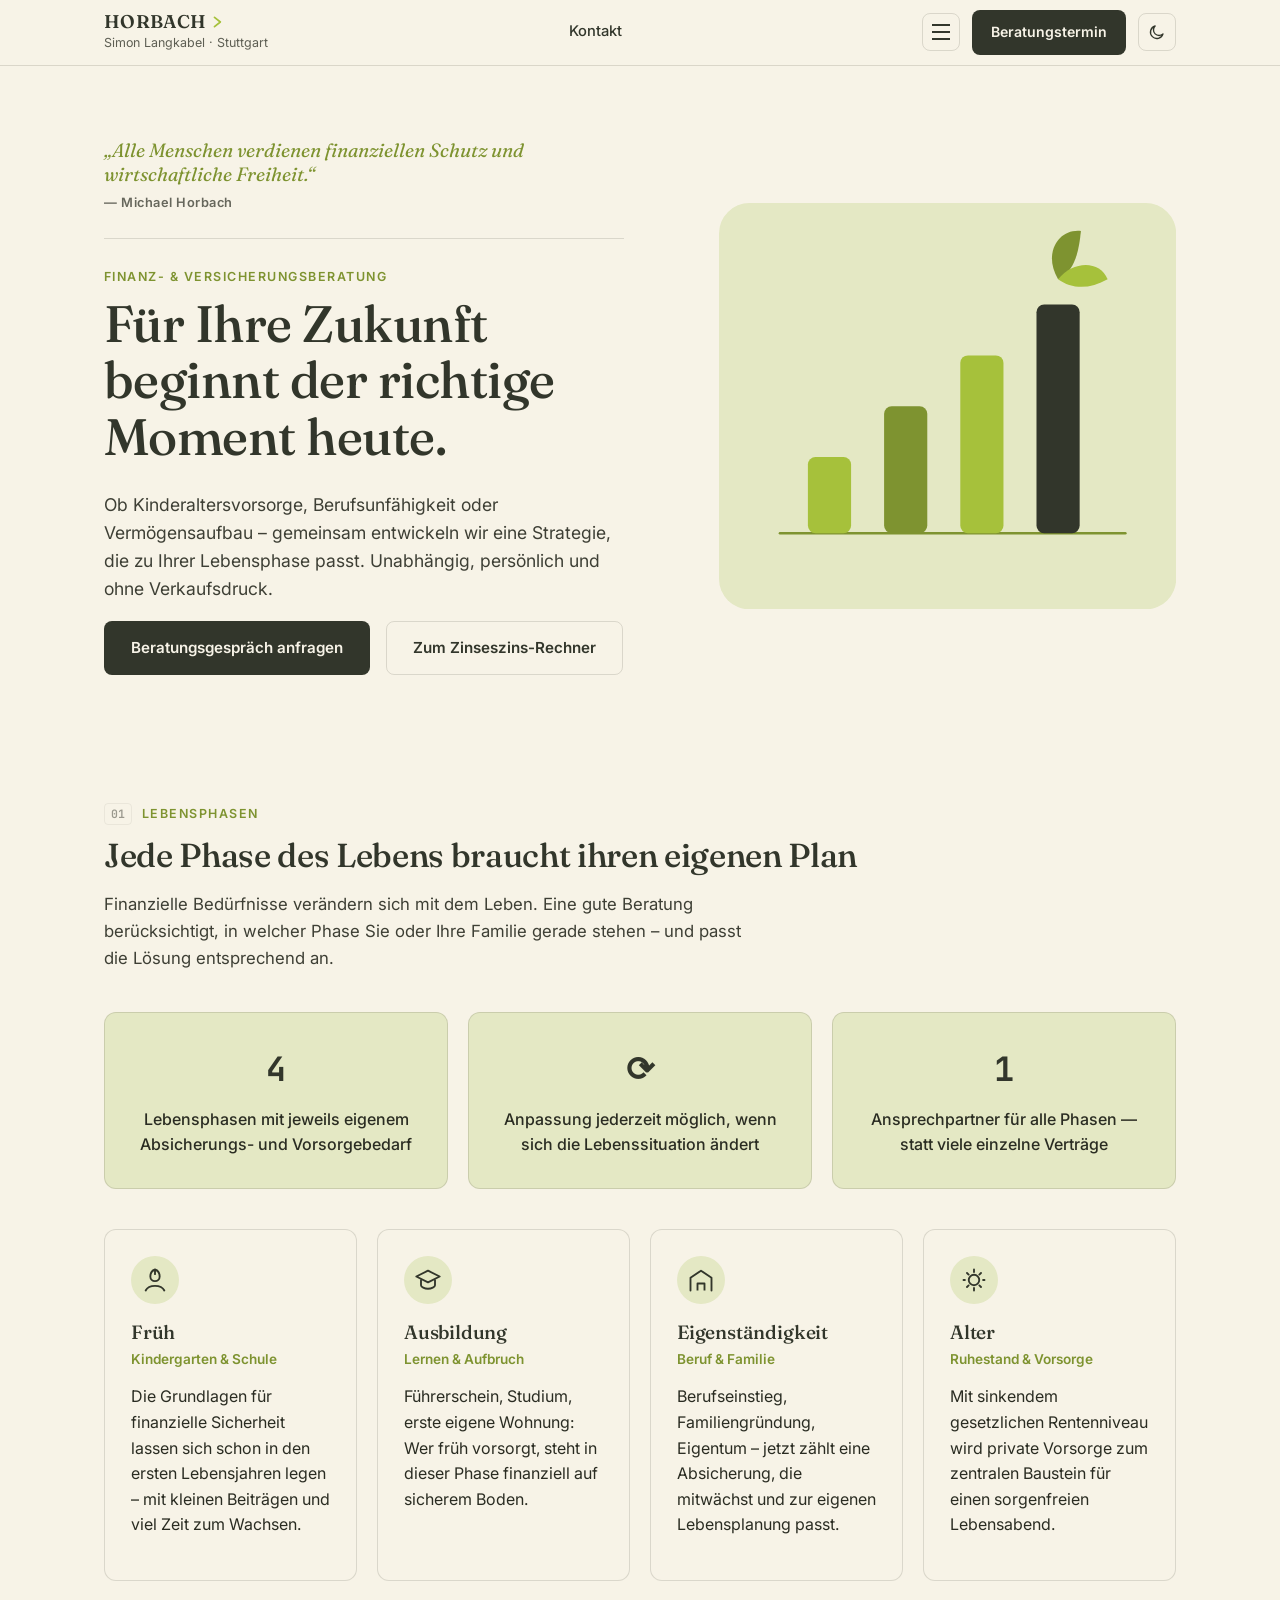
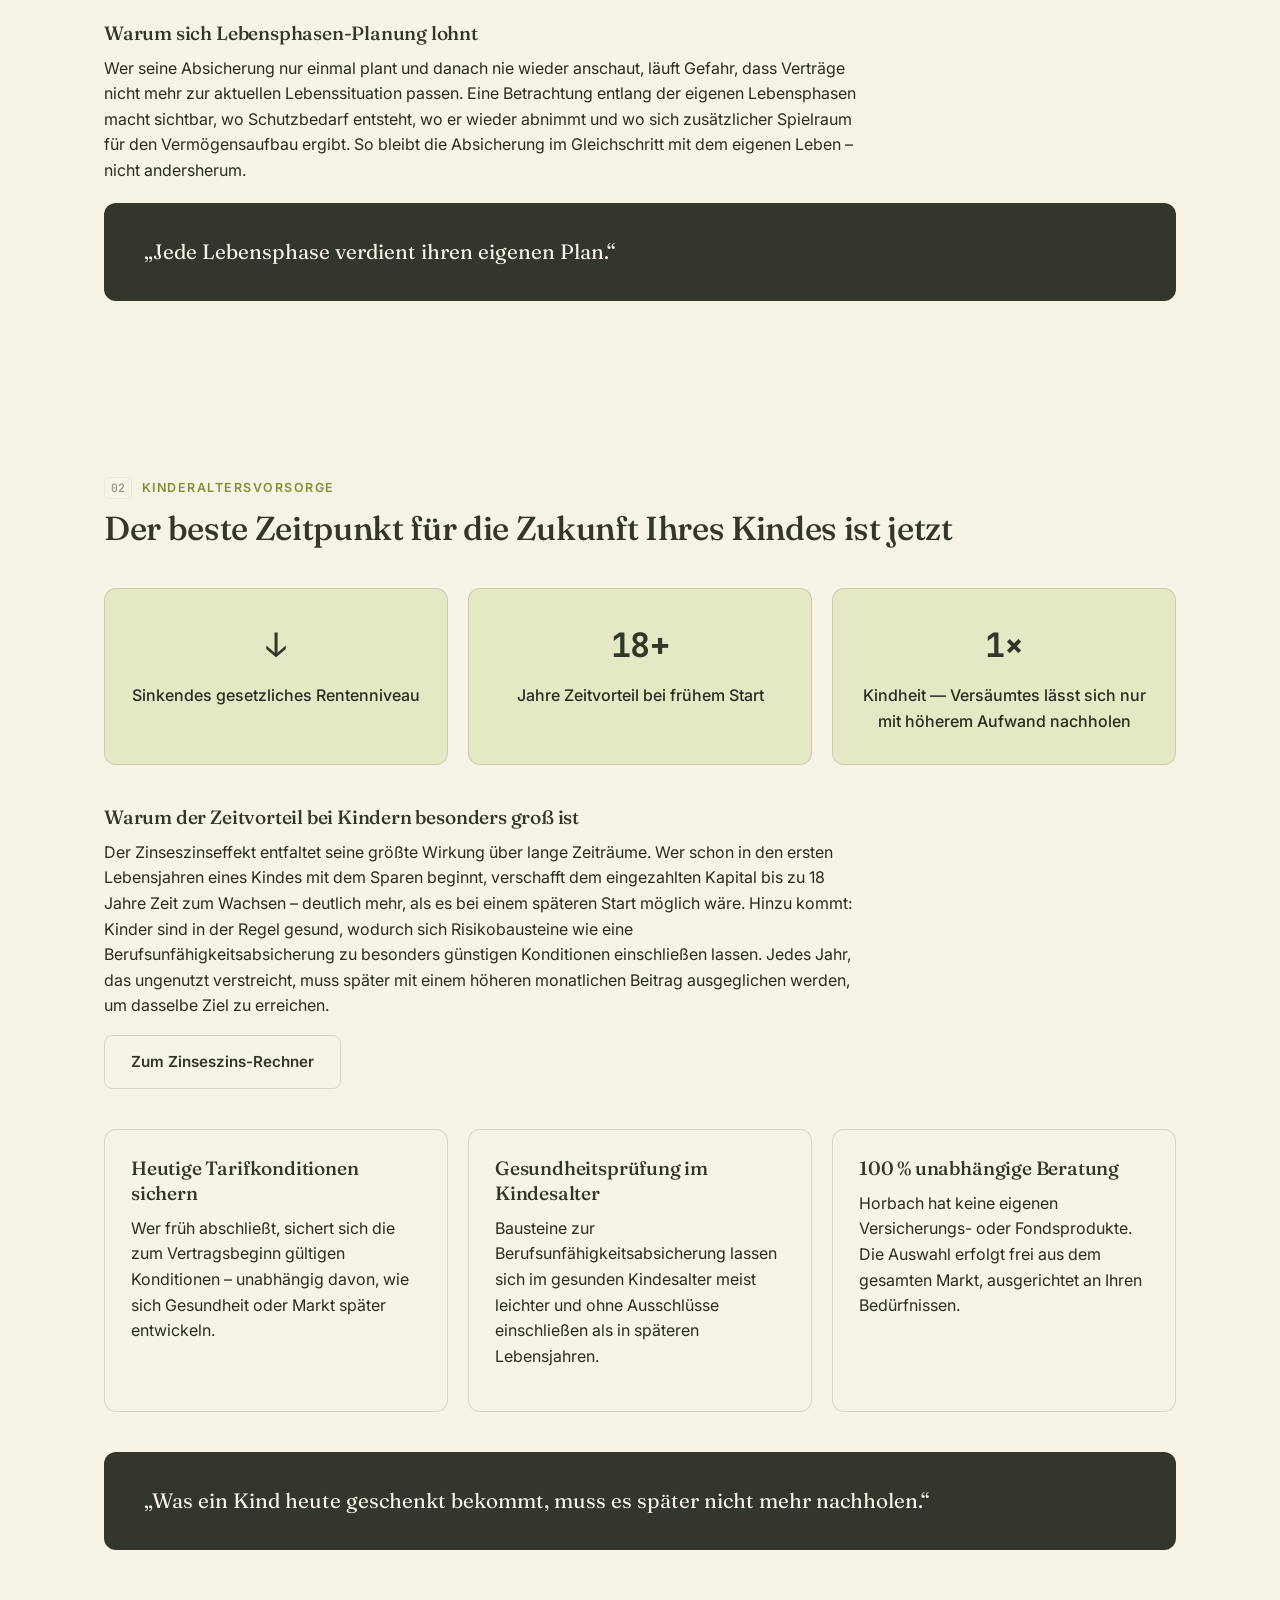
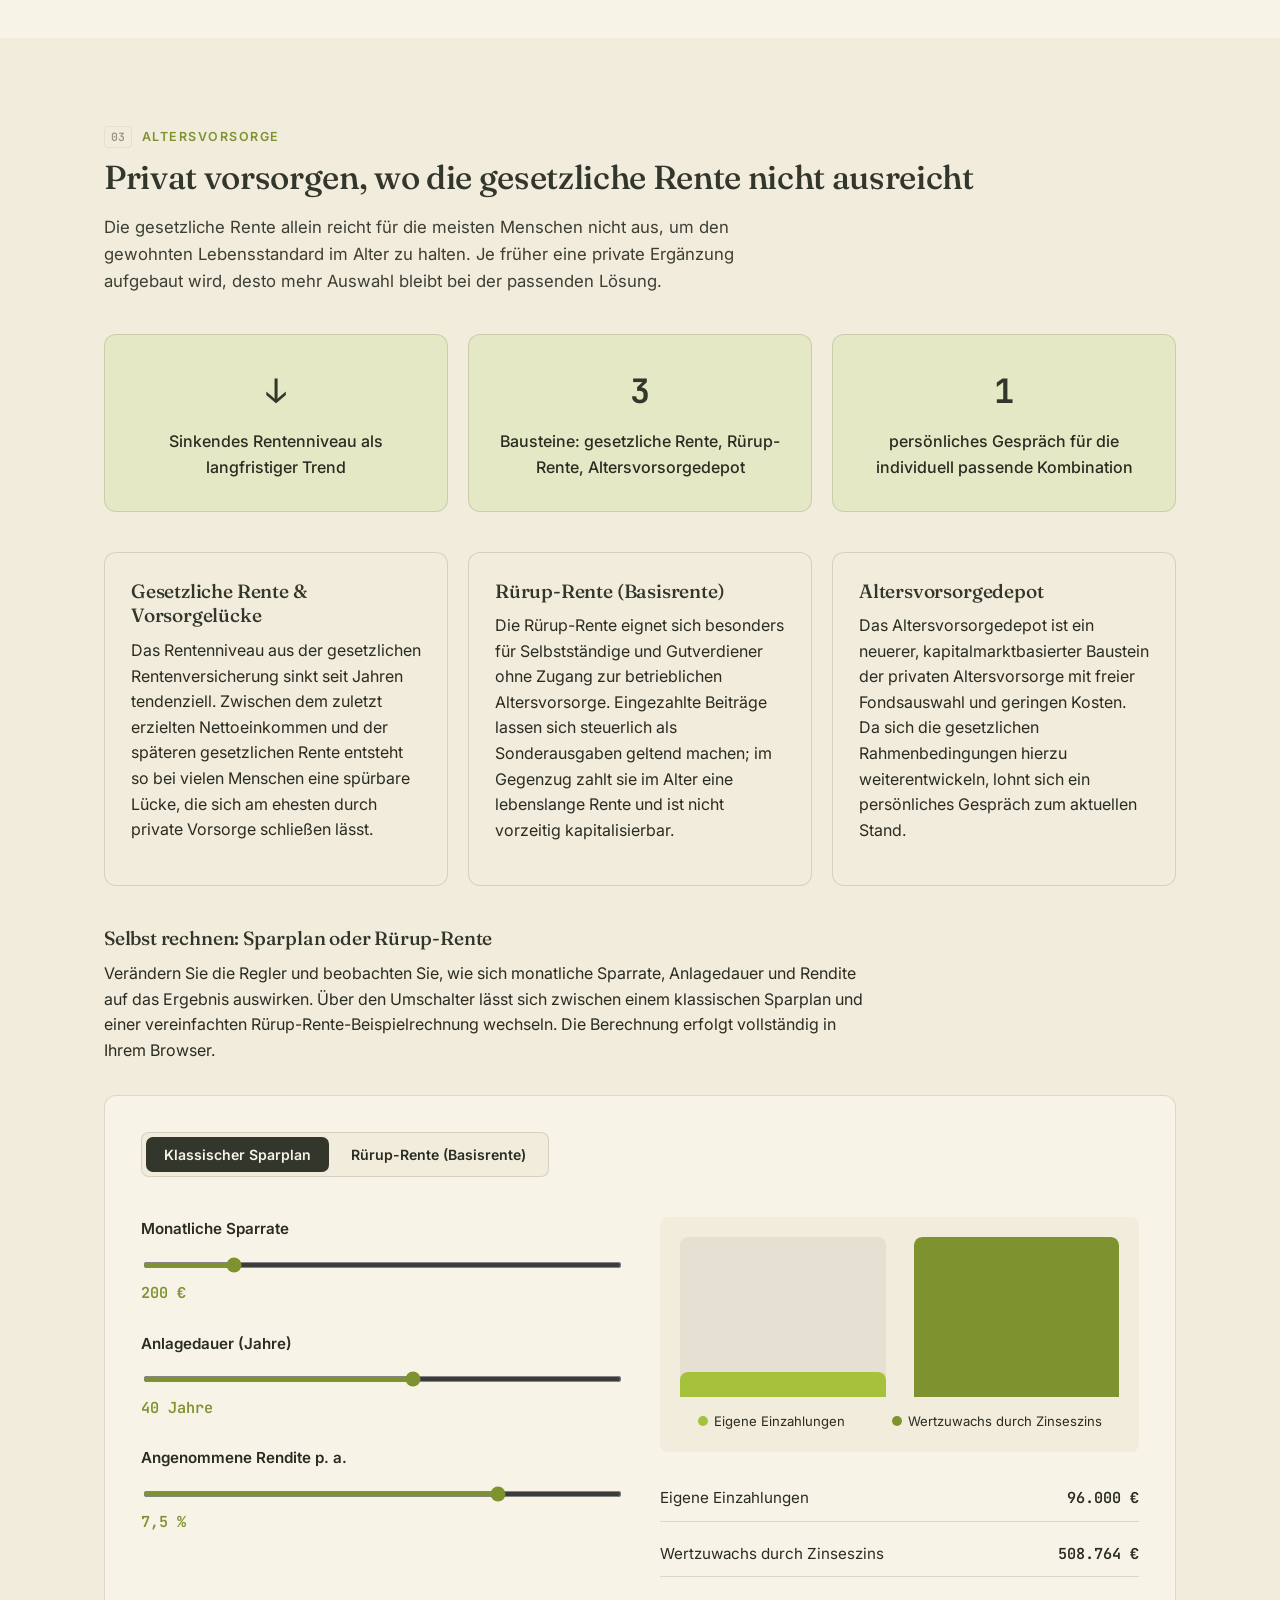
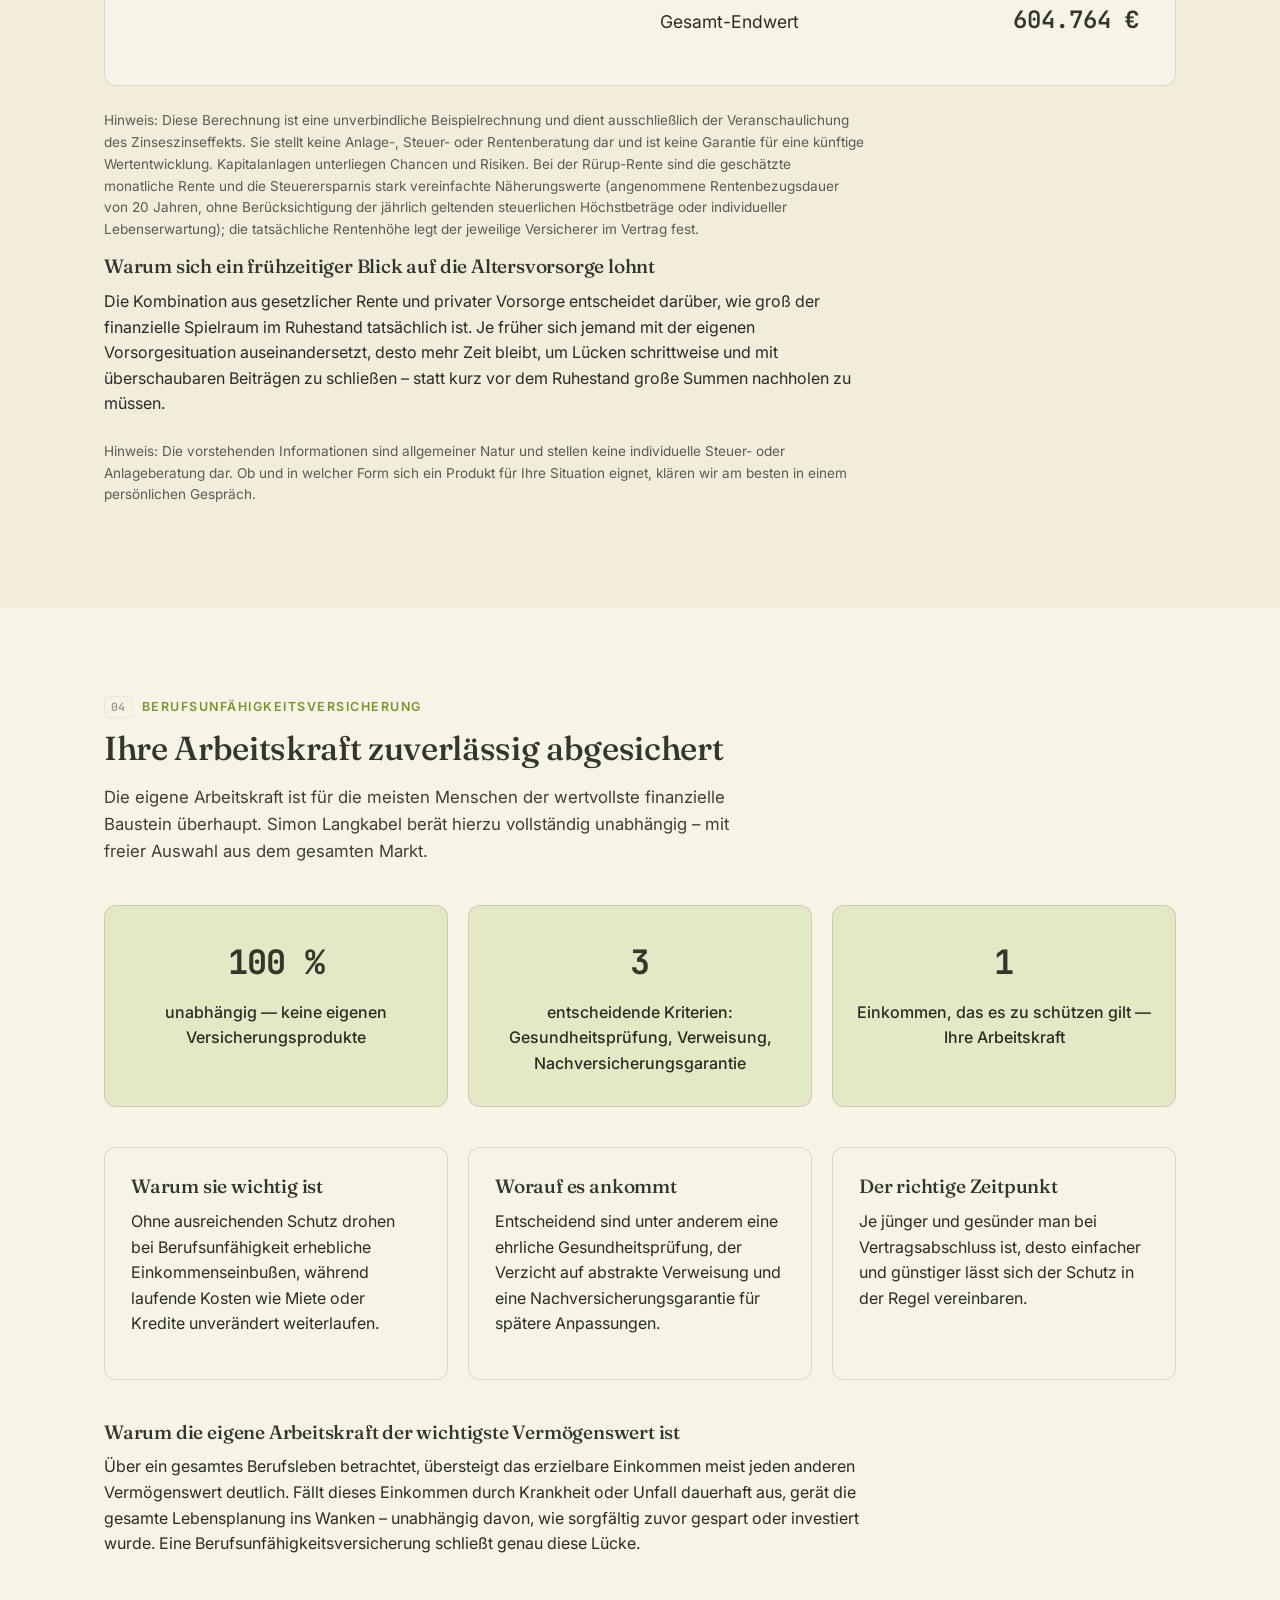
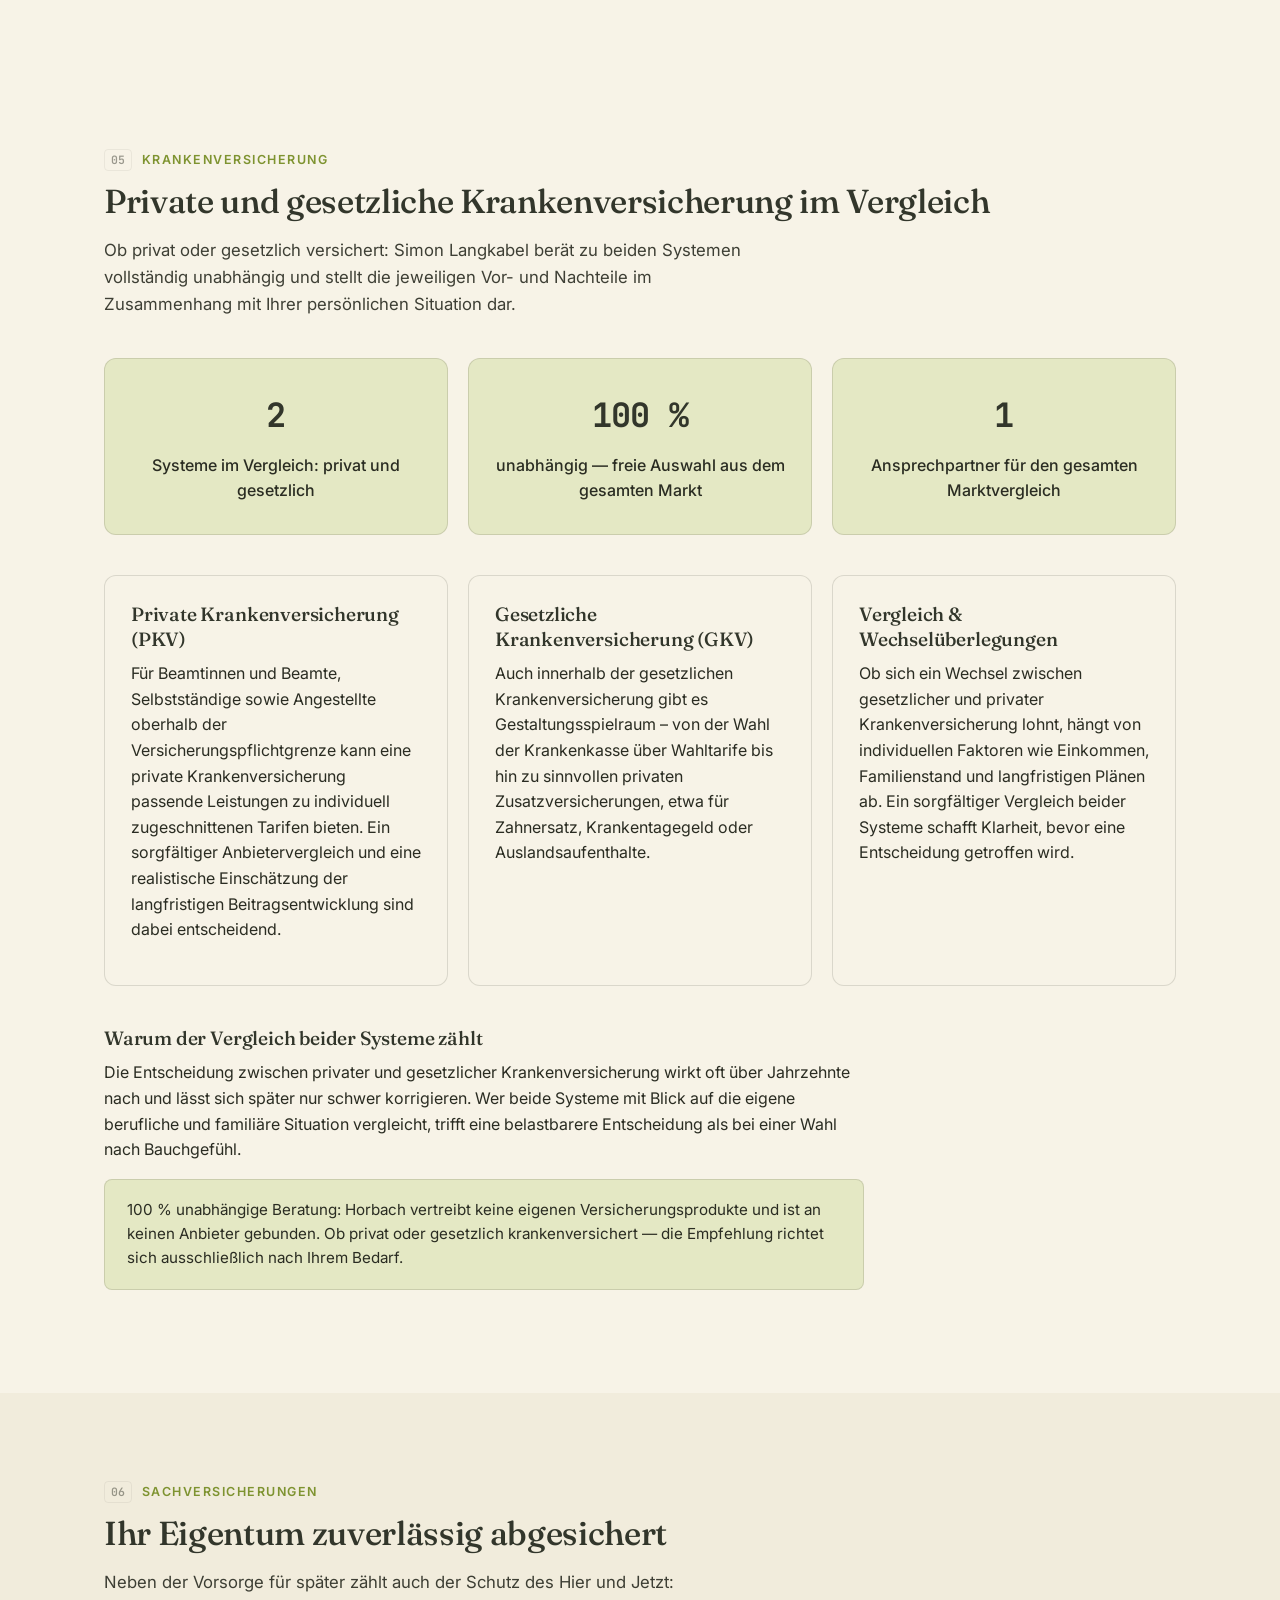
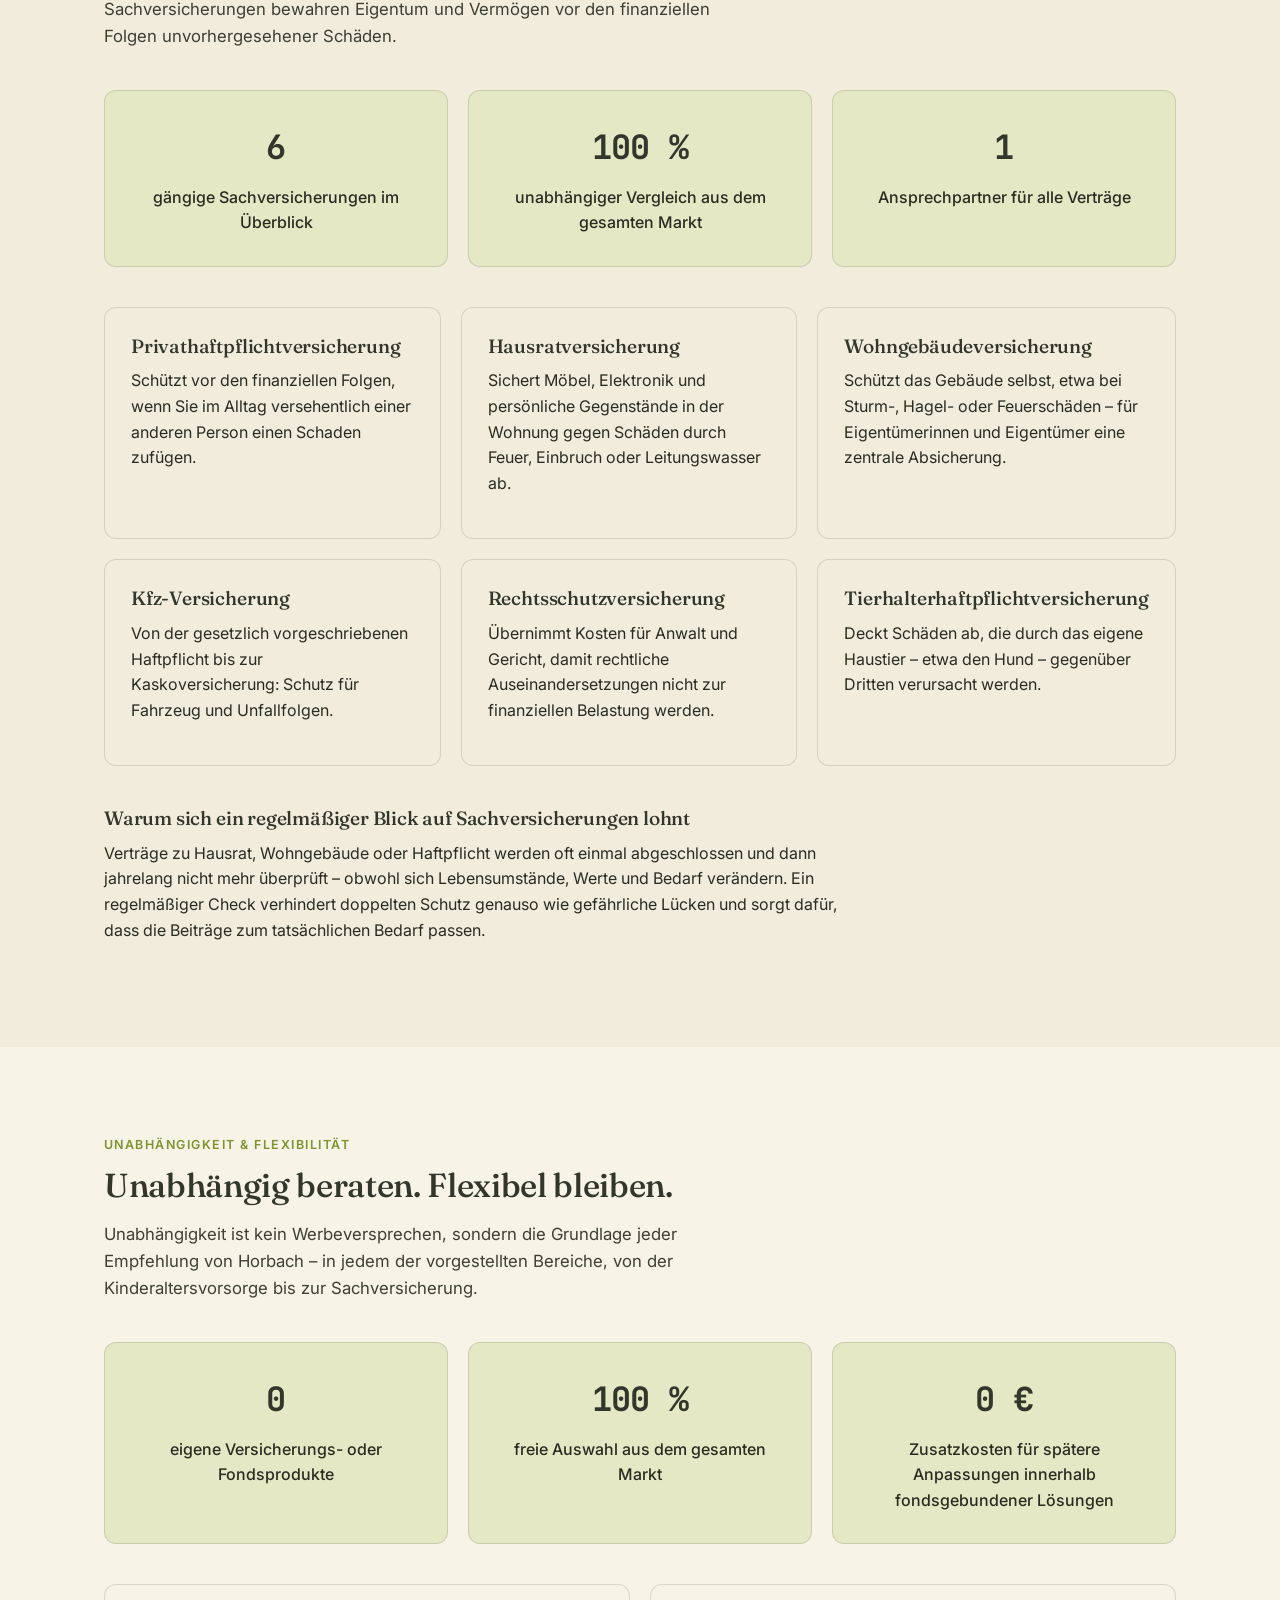
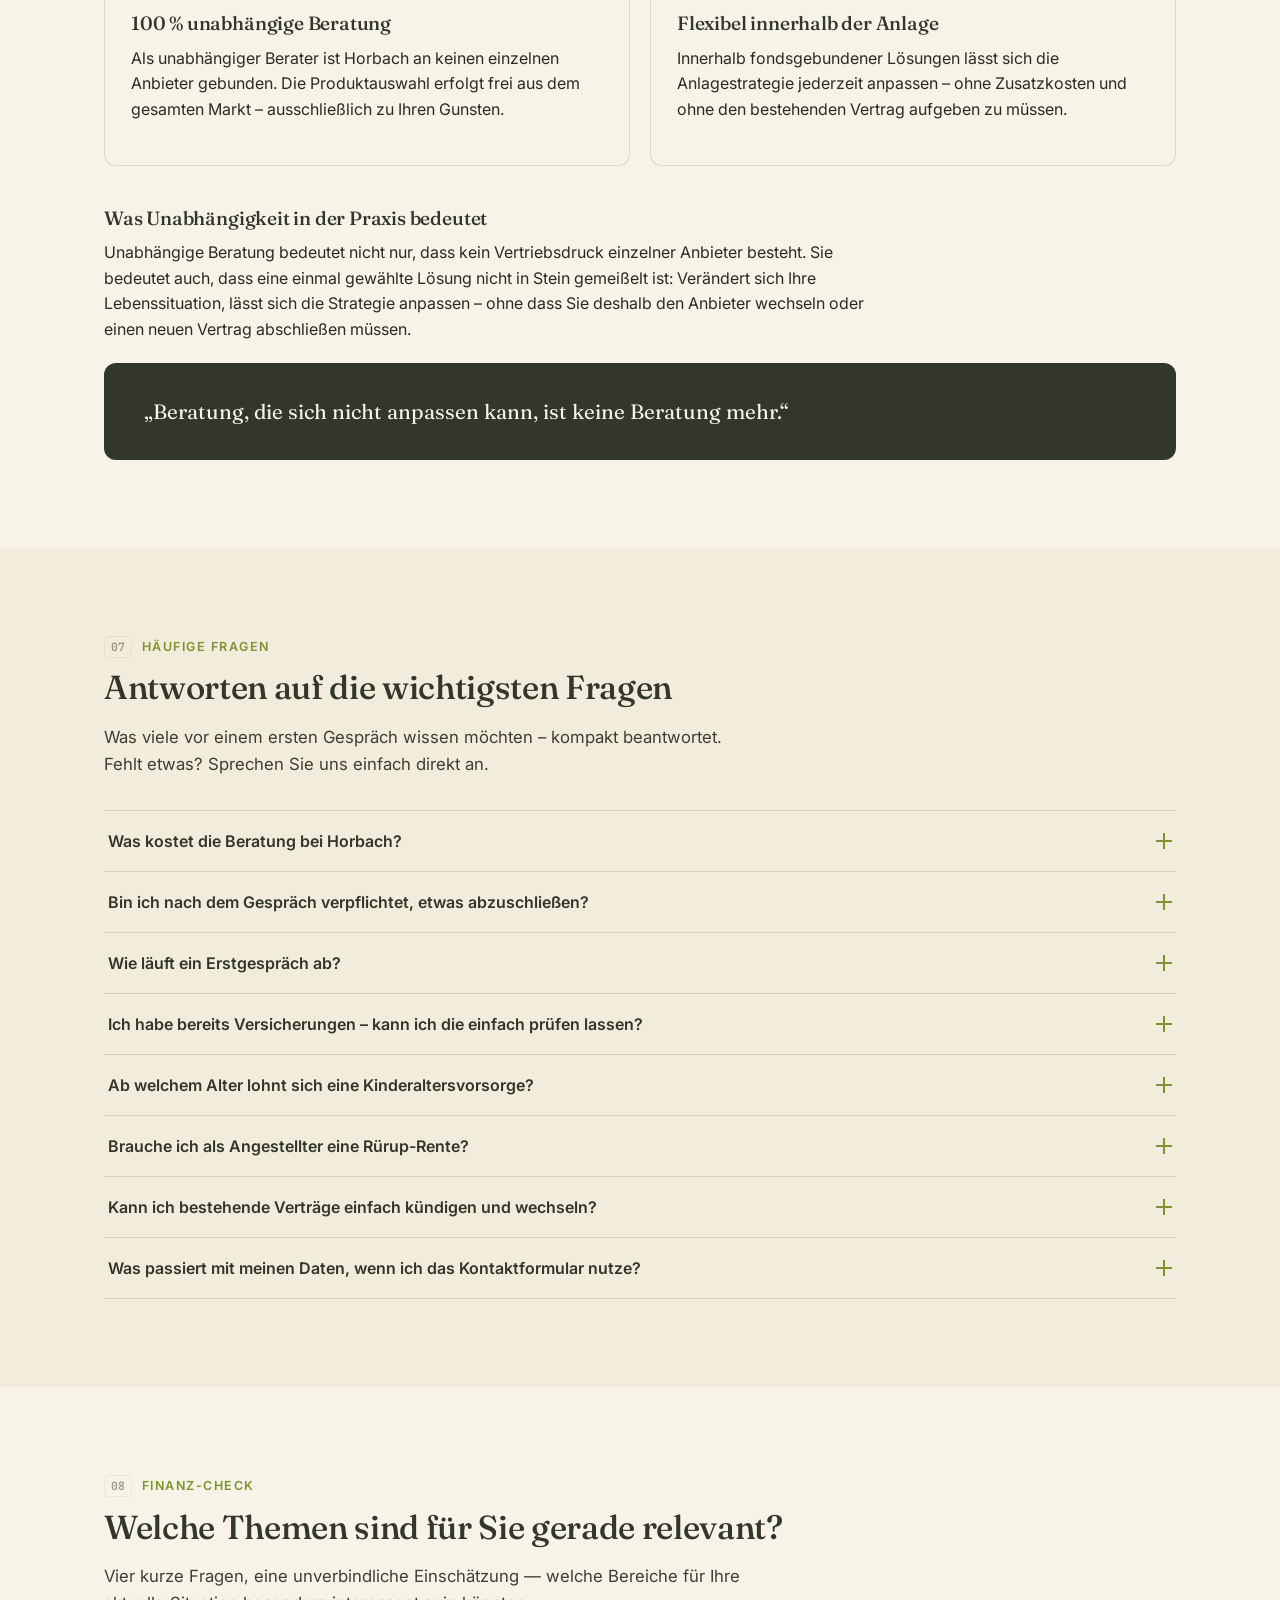
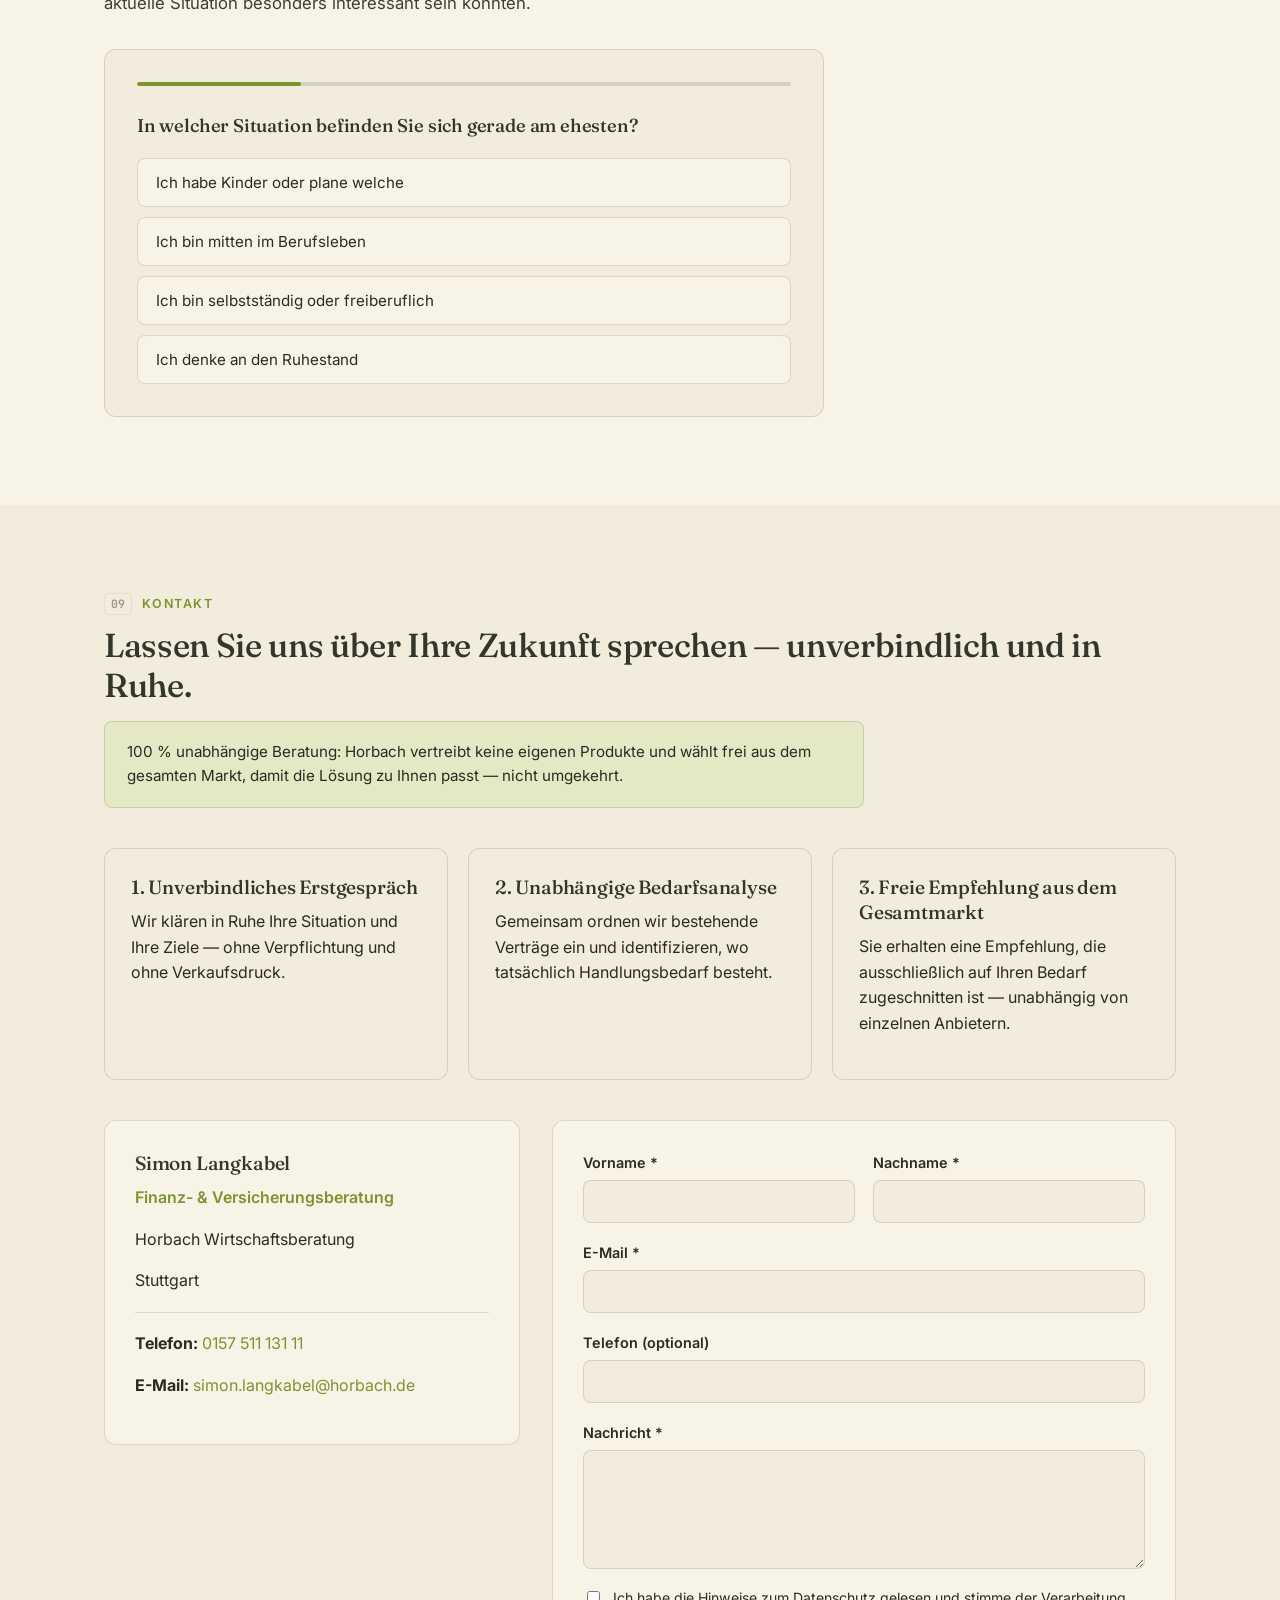
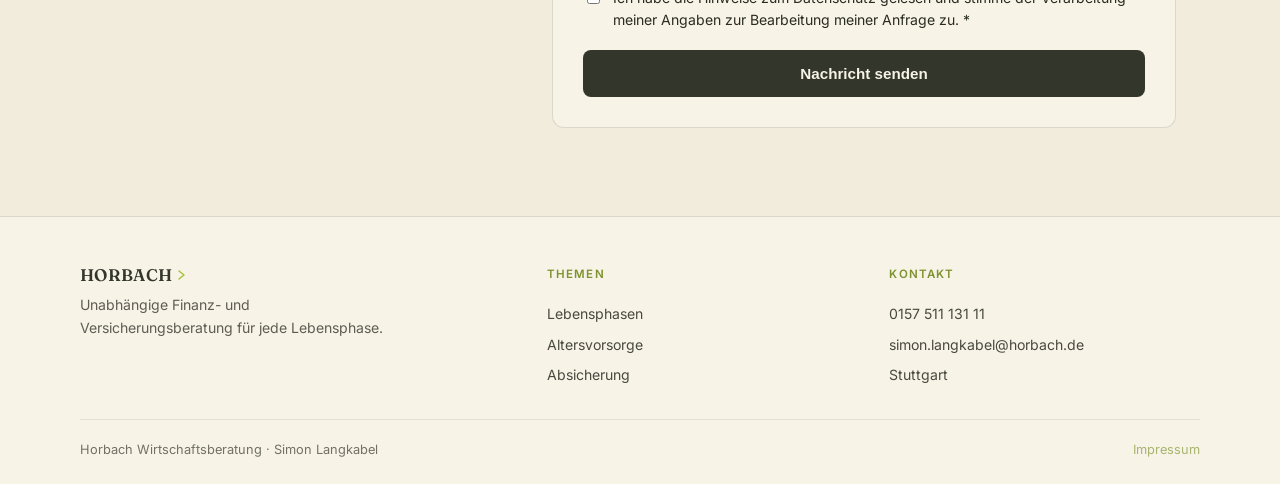
<file: index.html>
<!DOCTYPE html>
<html lang="de">
<head>
<meta charset="UTF-8">
<meta name="viewport" content="width=device-width, initial-scale=1.0">
<title>Horbach Wirtschaftsberatung · Simon Langkabel · Stuttgart</title>

<!-- Farbschema vor dem ersten Rendern setzen, damit es nicht kurz aufblitzt -->
<script>
  (function () {
    try {
      var saved = localStorage.getItem('horbach-theme');
      if (saved === 'dark' || saved === 'light') {
        document.documentElement.setAttribute('data-theme', saved);
      } else if (window.matchMedia && window.matchMedia('(prefers-color-scheme: dark)').matches) {
        document.documentElement.setAttribute('data-theme', 'dark');
      }
    } catch (e) {}
  })();
</script>
<meta name="description" content="Unabhängige Finanz- und Versicherungsberatung von Simon Langkabel in Stuttgart: Kinderaltersvorsorge, Altersvorsorge und individuelle Absicherung für jede Lebensphase.">

<!-- Google Fonts: Fraunces (Überschriften), Inter (Fließtext) & JetBrains Mono (Kennzahlen) -->
<link rel="preconnect" href="https://fonts.googleapis.com">
<link rel="preconnect" href="https://fonts.gstatic.com" crossorigin>
<link href="https://fonts.googleapis.com/css2?family=Fraunces:opsz,wght@9..144,500;9..144,600&family=Inter:wght@400;500;600;700&family=JetBrains+Mono:wght@500;600;700&display=swap" rel="stylesheet">

<link rel="stylesheet" href="css/style.css">

<!-- Ohne JavaScript werden alle Fade-in-Inhalte sofort sichtbar dargestellt -->
<noscript><style>.fade-in { opacity: 1 !important; transform: none !important; }</style></noscript>
</head>
<body>

<!-- ===================== HEADER / NAVIGATION ===================== -->
<header class="site-header" id="site-header">
  <div class="header-inner">
    <a class="brand" href="#top" aria-label="Horbach Wirtschaftsberatung, Startseite">
      <span class="brand-badge">
        HORBACH
        <svg class="brand-chevron" width="14" height="14" viewBox="0 0 24 24" fill="none" aria-hidden="true">
          <path d="M6 4L16 12L6 20" stroke="currentColor" stroke-width="3" stroke-linecap="round" stroke-linejoin="round"/>
        </svg>
      </span>
      <span class="brand-sub">Simon Langkabel · Stuttgart</span>
    </a>

    <!-- Desktop: nur Kontakt direkt sichtbar, restliche Themen im Dropdown -->
    <nav class="primary-links" aria-label="Hauptnavigation">
      <a href="#kontakt">Kontakt</a>
    </nav>

    <div class="header-actions">
      <div class="nav-dropdown">
        <button type="button" class="dropdown-toggle" id="topics-toggle" aria-expanded="false" aria-controls="topics-menu" aria-label="Themen anzeigen">
          <span></span><span></span><span></span>
        </button>
        <nav class="dropdown-menu" id="topics-menu" aria-label="Themenübersicht" hidden>
          <a href="#lebensphasen">Lebensphasen</a>
          <a href="#kinderaltersvorsorge">Kinderaltersvorsorge</a>
          <a href="#altersvorsorge">Altersvorsorge</a>
          <a href="#berufsunfaehigkeit">Berufsunfähigkeit</a>
          <a href="#krankenversicherung">Krankenversicherung</a>
          <a href="#absicherung">Absicherung</a>
          <a href="#faq">Häufige Fragen</a>
          <a href="#finanzcheck">Finanz-Check</a>
        </nav>
      </div>

      <a class="btn btn-primary btn-small" href="#kontakt">Beratungstermin</a>

      <button type="button" class="theme-toggle" id="theme-toggle" aria-label="Dunkles Farbschema aktivieren" aria-pressed="false">
        <svg class="icon-sun" width="18" height="18" viewBox="0 0 24 24" fill="none" aria-hidden="true">
          <circle cx="12" cy="12" r="4.5" stroke="currentColor" stroke-width="1.8"/>
          <path d="M12 3v2.2M12 18.8V21M4.2 12H3M21 12h-1.2M6 6l1.4 1.4M18 6l-1.4 1.4M6 18l1.4-1.4M18 18l-1.4-1.4" stroke="currentColor" stroke-width="1.8" stroke-linecap="round"/>
        </svg>
        <svg class="icon-moon" width="18" height="18" viewBox="0 0 24 24" fill="none" aria-hidden="true">
          <path d="M20 14.5A8.5 8.5 0 1 1 9.5 4a7 7 0 0 0 10.5 10.5z" stroke="currentColor" stroke-width="1.8" stroke-linejoin="round"/>
        </svg>
      </button>

      <!-- Mobil: ein Menü mit allen Links -->
      <button class="nav-toggle" id="nav-toggle" aria-expanded="false" aria-controls="main-nav" aria-label="Menü öffnen">
        <span></span><span></span><span></span>
      </button>
    </div>
  </div>

  <nav class="main-nav" id="main-nav" aria-label="Mobile Navigation">
    <a href="#lebensphasen">Lebensphasen</a>
    <a href="#kinderaltersvorsorge">Kinderaltersvorsorge</a>
    <a href="#altersvorsorge">Altersvorsorge</a>
    <a href="#berufsunfaehigkeit">Berufsunfähigkeit</a>
    <a href="#krankenversicherung">Krankenversicherung</a>
    <a href="#absicherung">Absicherung</a>
    <a href="#faq">Häufige Fragen</a>
    <a href="#finanzcheck">Finanz-Check</a>
    <a href="#kontakt">Kontakt</a>
  </nav>
</header>

<main id="top">

<section class="hero" aria-labelledby="hero-heading">
    <div class="section-inner hero-inner">
      <div class="hero-copy fade-in">
        <div class="leitsatz fade-in">
        <p>„Alle Menschen verdienen finanziellen Schutz und wirtschaftliche Freiheit.“</p>
        <cite>— Michael Horbach</cite>
      </div>
        <p class="eyebrow">Finanz- &amp; Versicherungsberatung</p>
        <h1 id="hero-heading">Für Ihre Zukunft beginnt der richtige Moment heute.</h1>
        <p class="hero-sub">
          Ob Kinderaltersvorsorge, Berufsunfähigkeit oder Vermögensaufbau – gemeinsam entwickeln wir
          eine Strategie, die zu Ihrer Lebensphase passt. Unabhängig, persönlich und ohne Verkaufsdruck.
        </p>
        <div class="hero-ctas">
          <a class="btn btn-primary" href="#kontakt">Beratungsgespräch anfragen</a>
          <a class="btn btn-ghost" href="#rechner">Zum Zinseszins-Rechner</a>
        </div>
      </div>

      <div class="hero-art fade-in" aria-hidden="true">
        <svg viewBox="0 0 360 320" width="100%" height="100%" role="presentation">
          <!-- Dezente eigene Illustration statt Stockfoto: wachsende Balken + Blatt -->
          <rect x="0" y="0" width="360" height="320" rx="24" fill="#E4E8C4"/>
          <g stroke="#7E9330" stroke-width="2" stroke-linecap="round">
            <line x1="48" y1="260" x2="320" y2="260"/>
          </g>
          <rect x="70" y="200" width="34" height="60" rx="6" fill="#A6C13B"/>
          <rect x="130" y="160" width="34" height="100" rx="6" fill="#7E9330"/>
          <rect x="190" y="120" width="34" height="140" rx="6" fill="#A6C13B"/>
          <rect x="250" y="80" width="34" height="180" rx="6" fill="#32362B"/>
          <path d="M267 60 C255 40 267 20 285 22 C283 42 279 54 267 60 Z" fill="#7E9330"/>
          <path d="M267 60 C279 45 300 45 306 60 C292 68 278 68 267 60 Z" fill="#A6C13B"/>
        </svg>
      </div>
    </div>
  </section>

<section class="section" id="lebensphasen" aria-labelledby="lebensphasen-heading">
    <div class="section-inner">
      <p class="eyebrow"><span class="section-index">01</span> Lebensphasen</p>
      <h2 id="lebensphasen-heading">Jede Phase des Lebens braucht ihren eigenen Plan</h2>
      <p class="section-intro">
        Finanzielle Bedürfnisse verändern sich mit dem Leben. Eine gute Beratung berücksichtigt,
        in welcher Phase Sie oder Ihre Familie gerade stehen – und passt die Lösung entsprechend an.
      </p>

      <div class="stat-grid">
        <div class="stat-card fade-in">
          <p class="stat-number">4</p>
          <p class="stat-label">Lebensphasen mit jeweils eigenem Absicherungs- und Vorsorgebedarf</p>
        </div>
        <div class="stat-card fade-in">
          <p class="stat-number">⟳</p>
          <p class="stat-label">Anpassung jederzeit möglich, wenn sich die Lebenssituation ändert</p>
        </div>
        <div class="stat-card fade-in">
          <p class="stat-number">1</p>
          <p class="stat-label">Ansprechpartner für alle Phasen — statt viele einzelne Verträge</p>
        </div>
      </div>

      <div class="phase-grid">
        <article class="phase-card fade-in">
          <div class="phase-icon" aria-hidden="true">
            <svg viewBox="0 0 24 24" width="28" height="28" fill="none"><path d="M12 3v4M12 3c-3 1-4 4-4 6a4 4 0 008 0c0-2-1-5-4-6z" stroke="#32362B" stroke-width="1.6" stroke-linecap="round" stroke-linejoin="round"/><path d="M4 21c1.5-3 4-4 8-4s6.5 1 8 4" stroke="#32362B" stroke-width="1.6" stroke-linecap="round"/></svg>
          </div>
          <h3>Früh</h3>
          <p class="phase-sub">Kindergarten &amp; Schule</p>
          <p>Die Grundlagen für finanzielle Sicherheit lassen sich schon in den ersten Lebensjahren
            legen – mit kleinen Beiträgen und viel Zeit zum Wachsen.</p>
        </article>

        <article class="phase-card fade-in">
          <div class="phase-icon" aria-hidden="true">
            <svg viewBox="0 0 24 24" width="28" height="28" fill="none"><path d="M12 4L2 9l10 5 10-5-10-5z" stroke="#32362B" stroke-width="1.6" stroke-linejoin="round"/><path d="M6 11.5v5c0 1.5 3 3 6 3s6-1.5 6-3v-5" stroke="#32362B" stroke-width="1.6" stroke-linejoin="round"/></svg>
          </div>
          <h3>Ausbildung</h3>
          <p class="phase-sub">Lernen &amp; Aufbruch</p>
          <p>Führerschein, Studium, erste eigene Wohnung: Wer früh vorsorgt, steht in dieser
            Phase finanziell auf sicherem Boden.</p>
        </article>

        <article class="phase-card fade-in">
          <div class="phase-icon" aria-hidden="true">
            <svg viewBox="0 0 24 24" width="28" height="28" fill="none"><path d="M3 21V10l9-6 9 6v11" stroke="#32362B" stroke-width="1.6" stroke-linejoin="round" stroke-linecap="round"/><path d="M9 21v-6h6v6" stroke="#32362B" stroke-width="1.6" stroke-linejoin="round"/></svg>
          </div>
          <h3>Eigenständigkeit</h3>
          <p class="phase-sub">Beruf &amp; Familie</p>
          <p>Berufseinstieg, Familiengründung, Eigentum – jetzt zählt eine Absicherung, die
            mitwächst und zur eigenen Lebensplanung passt.</p>
        </article>

        <article class="phase-card fade-in">
          <div class="phase-icon" aria-hidden="true">
            <svg viewBox="0 0 24 24" width="28" height="28" fill="none"><circle cx="12" cy="12" r="4.5" stroke="#32362B" stroke-width="1.6"/><path d="M12 3v2.2M12 18.8V21M4.2 12H3M21 12h-1.2M6 6l1.4 1.4M18 6l-1.4 1.4M6 18l1.4-1.4M18 18l-1.4-1.4" stroke="#32362B" stroke-width="1.6" stroke-linecap="round"/></svg>
          </div>
          <h3>Alter</h3>
          <p class="phase-sub">Ruhestand &amp; Vorsorge</p>
          <p>Mit sinkendem gesetzlichen Rentenniveau wird private Vorsorge zum zentralen
            Baustein für einen sorgenfreien Lebensabend.</p>
        </article>
      </div>

      <div class="text-block">
        <h3>Warum sich Lebensphasen-Planung lohnt</h3>
        <p>
          Wer seine Absicherung nur einmal plant und danach nie wieder anschaut, läuft Gefahr, dass
          Verträge nicht mehr zur aktuellen Lebenssituation passen. Eine Betrachtung entlang der
          eigenen Lebensphasen macht sichtbar, wo Schutzbedarf entsteht, wo er wieder abnimmt und wo
          sich zusätzlicher Spielraum für den Vermögensaufbau ergibt. So bleibt die Absicherung im
          Gleichschritt mit dem eigenen Leben – nicht andersherum.
        </p>
      </div>

      <blockquote class="quote-card fade-in">
        <p>„Jede Lebensphase verdient ihren eigenen Plan.“</p>
      </blockquote>
    </div>
  </section>

<section class="section" id="kinderaltersvorsorge" aria-labelledby="kav-heading">
    <div class="section-inner">
      <p class="eyebrow"><span class="section-index">02</span> Kinderaltersvorsorge</p>
      <h2 id="kav-heading">Der beste Zeitpunkt für die Zukunft Ihres Kindes ist jetzt</h2>

      <div class="stat-grid">
        <div class="stat-card fade-in">
          <p class="stat-number">↓</p>
          <p class="stat-label">Sinkendes gesetzliches Rentenniveau</p>
        </div>
        <div class="stat-card fade-in">
          <p class="stat-number">18+</p>
          <p class="stat-label">Jahre Zeitvorteil bei frühem Start</p>
        </div>
        <div class="stat-card fade-in">
          <p class="stat-number">1×</p>
          <p class="stat-label">Kindheit — Versäumtes lässt sich nur mit höherem Aufwand nachholen</p>
        </div>
      </div>

      <div class="text-block">
        <h3>Warum der Zeitvorteil bei Kindern besonders groß ist</h3>
        <p>
          Der Zinseszinseffekt entfaltet seine größte Wirkung über lange Zeiträume. Wer schon in den
          ersten Lebensjahren eines Kindes mit dem Sparen beginnt, verschafft dem eingezahlten Kapital
          bis zu 18 Jahre Zeit zum Wachsen – deutlich mehr, als es bei einem späteren Start möglich wäre.
          Hinzu kommt: Kinder sind in der Regel gesund, wodurch sich Risikobausteine wie eine
          Berufsunfähigkeitsabsicherung zu besonders günstigen Konditionen einschließen lassen.
          Jedes Jahr, das ungenutzt verstreicht, muss später mit einem höheren monatlichen Beitrag
          ausgeglichen werden, um dasselbe Ziel zu erreichen.
        </p>
        <a class="btn btn-ghost" href="#rechner">Zum Zinseszins-Rechner</a>
      </div>

      <div class="trust-grid">
        <div class="trust-card fade-in">
          <h3>Heutige Tarifkonditionen sichern</h3>
          <p>Wer früh abschließt, sichert sich die zum Vertragsbeginn gültigen Konditionen –
            unabhängig davon, wie sich Gesundheit oder Markt später entwickeln.</p>
        </div>
        <div class="trust-card fade-in">
          <h3>Gesundheitsprüfung im Kindesalter</h3>
          <p>Bausteine zur Berufsunfähigkeitsabsicherung lassen sich im gesunden Kindesalter meist
            leichter und ohne Ausschlüsse einschließen als in späteren Lebensjahren.</p>
        </div>
        <div class="trust-card fade-in">
          <h3>100&nbsp;% unabhängige Beratung</h3>
          <p>Horbach hat keine eigenen Versicherungs- oder Fondsprodukte. Die Auswahl erfolgt frei
            aus dem gesamten Markt, ausgerichtet an Ihren Bedürfnissen.</p>
        </div>
      </div>

      <blockquote class="quote-card fade-in">
        <p>„Was ein Kind heute geschenkt bekommt, muss es später nicht mehr nachholen.“</p>
      </blockquote>
    </div>
  </section>

<section class="section section-alt" id="altersvorsorge" aria-labelledby="altersvorsorge-heading">
    <div class="section-inner">
      <p class="eyebrow"><span class="section-index">03</span> Altersvorsorge</p>
      <h2 id="altersvorsorge-heading">Privat vorsorgen, wo die gesetzliche Rente nicht ausreicht</h2>
      <p class="section-intro">
        Die gesetzliche Rente allein reicht für die meisten Menschen nicht aus, um den gewohnten
        Lebensstandard im Alter zu halten. Je früher eine private Ergänzung aufgebaut wird, desto
        mehr Auswahl bleibt bei der passenden Lösung.
      </p>

      <div class="stat-grid">
        <div class="stat-card fade-in">
          <p class="stat-number">↓</p>
          <p class="stat-label">Sinkendes Rentenniveau als langfristiger Trend</p>
        </div>
        <div class="stat-card fade-in">
          <p class="stat-number">3</p>
          <p class="stat-label">Bausteine: gesetzliche Rente, Rürup-Rente, Altersvorsorgedepot</p>
        </div>
        <div class="stat-card fade-in">
          <p class="stat-number">1</p>
          <p class="stat-label">persönliches Gespräch für die individuell passende Kombination</p>
        </div>
      </div>

      <div class="trust-grid">
        <div class="trust-card fade-in">
          <h3>Gesetzliche Rente &amp; Vorsorgelücke</h3>
          <p>Das Rentenniveau aus der gesetzlichen Rentenversicherung sinkt seit Jahren tendenziell.
            Zwischen dem zuletzt erzielten Nettoeinkommen und der späteren gesetzlichen Rente entsteht
            so bei vielen Menschen eine spürbare Lücke, die sich am ehesten durch private Vorsorge
            schließen lässt.</p>
        </div>
        <div class="trust-card fade-in">
          <h3>Rürup-Rente (Basisrente)</h3>
          <p>Die Rürup-Rente eignet sich besonders für Selbstständige und Gutverdiener ohne Zugang
            zur betrieblichen Altersvorsorge. Eingezahlte Beiträge lassen sich steuerlich als
            Sonderausgaben geltend machen; im Gegenzug zahlt sie im Alter eine lebenslange Rente und
            ist nicht vorzeitig kapitalisierbar.</p>
        </div>
        <div class="trust-card fade-in">
          <h3>Altersvorsorgedepot</h3>
          <p>Das Altersvorsorgedepot ist ein neuerer, kapitalmarktbasierter Baustein der privaten
            Altersvorsorge mit freier Fondsauswahl und geringen Kosten. Da sich die gesetzlichen
            Rahmenbedingungen hierzu weiterentwickeln, lohnt sich ein persönliches Gespräch zum
            aktuellen Stand.</p>
        </div>
      </div>

      <div class="text-block" id="rechner">
        <h3>Selbst rechnen: Sparplan oder Rürup-Rente</h3>
        <p>
          Verändern Sie die Regler und beobachten Sie, wie sich monatliche Sparrate, Anlagedauer
          und Rendite auf das Ergebnis auswirken. Über den Umschalter lässt sich zwischen einem
          klassischen Sparplan und einer vereinfachten Rürup-Rente-Beispielrechnung wechseln. Die
          Berechnung erfolgt vollständig in Ihrem Browser.
        </p>
      </div>

      <div class="calculator fade-in">
        <div class="calculator-mode-toggle" role="tablist" aria-label="Rechner-Modus wählen">
          <button type="button" class="mode-btn is-active" id="mode-sparplan" role="tab" aria-selected="true">
            Klassischer Sparplan
          </button>
          <button type="button" class="mode-btn" id="mode-ruerup" role="tab" aria-selected="false">
            Rürup-Rente (Basisrente)
          </button>
        </div>

        <div class="calculator-controls">

          <div class="control">
            <label for="rate-input">Monatliche Sparrate</label>
            <input type="range" id="rate-input" min="25" max="1000" step="5" value="200"
                   aria-describedby="rate-value">
            <output id="rate-value" for="rate-input">200&nbsp;€</output>
          </div>

          <div class="control">
            <label for="years-input">Anlagedauer (Jahre)</label>
            <input type="range" id="years-input" min="1" max="70" step="1" value="40"
                   aria-describedby="years-value">
            <output id="years-value" for="years-input">40&nbsp;Jahre</output>
          </div>

          <div class="control">
            <label for="return-input">Angenommene Rendite p.&nbsp;a.</label>
            <input type="range" id="return-input" min="0" max="10" step="0.5" value="7.5"
                   aria-describedby="return-value">
            <output id="return-value" for="return-input">7,5&nbsp;%</output>
          </div>

          <div class="control" id="control-taxrate" hidden>
            <label for="taxrate-input">Persönlicher Steuersatz (Ansparphase)</label>
            <input type="range" id="taxrate-input" min="20" max="45" step="1" value="30"
                   aria-describedby="taxrate-value">
            <output id="taxrate-value" for="taxrate-input">30&nbsp;%</output>
          </div>
        </div>

        <div class="calculator-result">
          <div class="chart-wrap" role="img" aria-label="Balkendiagramm: eigene Einzahlungen im Vergleich zum Wertzuwachs durch Zinseszins">
            <div class="chart">
              <div class="chart-bar">
                <div class="chart-bar-fill chart-bar-einzahlung" id="bar-einzahlung"></div>
              </div>
              <div class="chart-bar">
                <div class="chart-bar-fill chart-bar-zuwachs" id="bar-zuwachs"></div>
              </div>
            </div>
            <div class="chart-labels">
              <span><i class="legend-dot legend-dot-a"></i>Eigene Einzahlungen</span>
              <span><i class="legend-dot legend-dot-b"></i>Wertzuwachs durch Zinseszins</span>
            </div>
          </div>

          <div class="result-numbers">
            <div class="result-line">
              <span>Eigene Einzahlungen</span>
              <strong id="out-einzahlung">21.600&nbsp;€</strong>
            </div>
            <div class="result-line">
              <span>Wertzuwachs durch Zinseszins</span>
              <strong id="out-zuwachs">13.285&nbsp;€</strong>
            </div>
            <div class="result-line result-line-total">
              <span id="out-total-label">Gesamt-Endwert</span>
              <strong id="out-total">34.885&nbsp;€</strong>
            </div>

            <div id="ruerup-extra" hidden>
              <div class="result-line">
                <span>Geschätzte monatliche Rürup-Rente (lebenslang)</span>
                <strong id="out-ruerup-rente">0&nbsp;€</strong>
              </div>
              <div class="result-line">
                <span>Geschätzte Steuerersparnis pro Jahr (Ansparphase)</span>
                <strong id="out-steuerersparnis">0&nbsp;€</strong>
              </div>
            </div>
          </div>
        </div>
      </div>

      <p class="disclaimer">
        Hinweis: Diese Berechnung ist eine unverbindliche Beispielrechnung und dient ausschließlich
        der Veranschaulichung des Zinseszinseffekts. Sie stellt keine Anlage-, Steuer- oder
        Rentenberatung dar und ist keine Garantie für eine künftige Wertentwicklung.
        Kapitalanlagen unterliegen Chancen und Risiken. Bei der Rürup-Rente sind die geschätzte
        monatliche Rente und die Steuerersparnis stark vereinfachte Näherungswerte (angenommene
        Rentenbezugsdauer von 20 Jahren, ohne Berücksichtigung der jährlich geltenden steuerlichen
        Höchstbeträge oder individueller Lebenserwartung); die tatsächliche Rentenhöhe legt der
        jeweilige Versicherer im Vertrag fest.
      </p>

      <div class="text-block">
        <h3>Warum sich ein frühzeitiger Blick auf die Altersvorsorge lohnt</h3>
        <p>
          Die Kombination aus gesetzlicher Rente und privater Vorsorge entscheidet darüber, wie groß
          der finanzielle Spielraum im Ruhestand tatsächlich ist. Je früher sich jemand mit der
          eigenen Vorsorgesituation auseinandersetzt, desto mehr Zeit bleibt, um Lücken schrittweise
          und mit überschaubaren Beiträgen zu schließen – statt kurz vor dem Ruhestand große Summen
          nachholen zu müssen.
        </p>
      </div>

      <p class="disclaimer">
        Hinweis: Die vorstehenden Informationen sind allgemeiner Natur und stellen keine individuelle
        Steuer- oder Anlageberatung dar. Ob und in welcher Form sich ein Produkt für Ihre Situation
        eignet, klären wir am besten in einem persönlichen Gespräch.
      </p>
    </div>
  </section>

<section class="section" id="berufsunfaehigkeit" aria-labelledby="bu-heading">
    <div class="section-inner">
      <p class="eyebrow"><span class="section-index">04</span> Berufsunfähigkeitsversicherung</p>
      <h2 id="bu-heading">Ihre Arbeitskraft zuverlässig abgesichert</h2>
      <p class="section-intro">
        Die eigene Arbeitskraft ist für die meisten Menschen der wertvollste finanzielle Baustein
        überhaupt. Simon Langkabel berät hierzu vollständig unabhängig – mit freier Auswahl aus dem
        gesamten Markt.
      </p>

      <div class="stat-grid">
        <div class="stat-card fade-in">
          <p class="stat-number">100&nbsp;%</p>
          <p class="stat-label">unabhängig — keine eigenen Versicherungsprodukte</p>
        </div>
        <div class="stat-card fade-in">
          <p class="stat-number">3</p>
          <p class="stat-label">entscheidende Kriterien: Gesundheitsprüfung, Verweisung, Nachversicherungsgarantie</p>
        </div>
        <div class="stat-card fade-in">
          <p class="stat-number">1</p>
          <p class="stat-label">Einkommen, das es zu schützen gilt — Ihre Arbeitskraft</p>
        </div>
      </div>

      <div class="trust-grid">
        <div class="trust-card fade-in">
          <h3>Warum sie wichtig ist</h3>
          <p>Ohne ausreichenden Schutz drohen bei Berufsunfähigkeit erhebliche Einkommenseinbußen,
            während laufende Kosten wie Miete oder Kredite unverändert weiterlaufen.</p>
        </div>
        <div class="trust-card fade-in">
          <h3>Worauf es ankommt</h3>
          <p>Entscheidend sind unter anderem eine ehrliche Gesundheitsprüfung, der Verzicht auf
            abstrakte Verweisung und eine Nachversicherungsgarantie für spätere Anpassungen.</p>
        </div>
        <div class="trust-card fade-in">
          <h3>Der richtige Zeitpunkt</h3>
          <p>Je jünger und gesünder man bei Vertragsabschluss ist, desto einfacher und günstiger
            lässt sich der Schutz in der Regel vereinbaren.</p>
        </div>
      </div>

      <div class="text-block">
        <h3>Warum die eigene Arbeitskraft der wichtigste Vermögenswert ist</h3>
        <p>
          Über ein gesamtes Berufsleben betrachtet, übersteigt das erzielbare Einkommen meist jeden
          anderen Vermögenswert deutlich. Fällt dieses Einkommen durch Krankheit oder Unfall
          dauerhaft aus, gerät die gesamte Lebensplanung ins Wanken – unabhängig davon, wie sorgfältig
          zuvor gespart oder investiert wurde. Eine Berufsunfähigkeitsversicherung schließt genau
          diese Lücke.
        </p>
      </div>
    </div>
  </section>

<section class="section" id="krankenversicherung" aria-labelledby="krankenversicherung-heading">
    <div class="section-inner">
      <p class="eyebrow"><span class="section-index">05</span> Krankenversicherung</p>
      <h2 id="krankenversicherung-heading">Private und gesetzliche Krankenversicherung im Vergleich</h2>
      <p class="section-intro">
        Ob privat oder gesetzlich versichert: Simon Langkabel berät zu beiden Systemen vollständig
        unabhängig und stellt die jeweiligen Vor- und Nachteile im Zusammenhang mit Ihrer
        persönlichen Situation dar.
      </p>

      <div class="stat-grid">
        <div class="stat-card fade-in">
          <p class="stat-number">2</p>
          <p class="stat-label">Systeme im Vergleich: privat und gesetzlich</p>
        </div>
        <div class="stat-card fade-in">
          <p class="stat-number">100&nbsp;%</p>
          <p class="stat-label">unabhängig — freie Auswahl aus dem gesamten Markt</p>
        </div>
        <div class="stat-card fade-in">
          <p class="stat-number">1</p>
          <p class="stat-label">Ansprechpartner für den gesamten Marktvergleich</p>
        </div>
      </div>

      <div class="trust-grid">
        <div class="trust-card fade-in">
          <h3>Private Krankenversicherung (PKV)</h3>
          <p>Für Beamtinnen und Beamte, Selbstständige sowie Angestellte oberhalb der
            Versicherungspflichtgrenze kann eine private Krankenversicherung passende Leistungen zu
            individuell zugeschnittenen Tarifen bieten. Ein sorgfältiger Anbietervergleich und eine
            realistische Einschätzung der langfristigen Beitragsentwicklung sind dabei entscheidend.</p>
        </div>
        <div class="trust-card fade-in">
          <h3>Gesetzliche Krankenversicherung (GKV)</h3>
          <p>Auch innerhalb der gesetzlichen Krankenversicherung gibt es Gestaltungsspielraum – von
            der Wahl der Krankenkasse über Wahltarife bis hin zu sinnvollen privaten
            Zusatzversicherungen, etwa für Zahnersatz, Krankentagegeld oder Auslandsaufenthalte.</p>
        </div>
        <div class="trust-card fade-in">
          <h3>Vergleich &amp; Wechselüberlegungen</h3>
          <p>Ob sich ein Wechsel zwischen gesetzlicher und privater Krankenversicherung lohnt, hängt
            von individuellen Faktoren wie Einkommen, Familienstand und langfristigen Plänen ab. Ein
            sorgfältiger Vergleich beider Systeme schafft Klarheit, bevor eine Entscheidung getroffen
            wird.</p>
        </div>
      </div>

      <div class="text-block">
        <h3>Warum der Vergleich beider Systeme zählt</h3>
        <p>
          Die Entscheidung zwischen privater und gesetzlicher Krankenversicherung wirkt oft über
          Jahrzehnte nach und lässt sich später nur schwer korrigieren. Wer beide Systeme mit Blick
          auf die eigene berufliche und familiäre Situation vergleicht, trifft eine belastbarere
          Entscheidung als bei einer Wahl nach Bauchgefühl.
        </p>
      </div>

      <p class="info-box">
        100&nbsp;% unabhängige Beratung: Horbach vertreibt keine eigenen Versicherungsprodukte und
        ist an keinen Anbieter gebunden. Ob privat oder gesetzlich krankenversichert — die
        Empfehlung richtet sich ausschließlich nach Ihrem Bedarf.
      </p>
    </div>
  </section>

<section class="section section-alt" id="absicherung" aria-labelledby="absicherung-heading">
    <div class="section-inner">
      <p class="eyebrow"><span class="section-index">06</span> Sachversicherungen</p>
      <h2 id="absicherung-heading">Ihr Eigentum zuverlässig abgesichert</h2>
      <p class="section-intro">
        Neben der Vorsorge für später zählt auch der Schutz des Hier und Jetzt: Sachversicherungen
        bewahren Eigentum und Vermögen vor den finanziellen Folgen unvorhergesehener Schäden.
      </p>

      <div class="stat-grid">
        <div class="stat-card fade-in">
          <p class="stat-number">6</p>
          <p class="stat-label">gängige Sachversicherungen im Überblick</p>
        </div>
        <div class="stat-card fade-in">
          <p class="stat-number">100&nbsp;%</p>
          <p class="stat-label">unabhängiger Vergleich aus dem gesamten Markt</p>
        </div>
        <div class="stat-card fade-in">
          <p class="stat-number">1</p>
          <p class="stat-label">Ansprechpartner für alle Verträge</p>
        </div>
      </div>

      <div class="insurance-grid">
        <div class="benefit-card fade-in">
          <h3>Privathaftpflichtversicherung</h3>
          <p>Schützt vor den finanziellen Folgen, wenn Sie im Alltag versehentlich einer anderen
            Person einen Schaden zufügen.</p>
        </div>
        <div class="benefit-card fade-in">
          <h3>Hausratversicherung</h3>
          <p>Sichert Möbel, Elektronik und persönliche Gegenstände in der Wohnung gegen Schäden
            durch Feuer, Einbruch oder Leitungswasser ab.</p>
        </div>
        <div class="benefit-card fade-in">
          <h3>Wohngebäudeversicherung</h3>
          <p>Schützt das Gebäude selbst, etwa bei Sturm-, Hagel- oder Feuerschäden – für
            Eigentümerinnen und Eigentümer eine zentrale Absicherung.</p>
        </div>
        <div class="benefit-card fade-in">
          <h3>Kfz-Versicherung</h3>
          <p>Von der gesetzlich vorgeschriebenen Haftpflicht bis zur Kaskoversicherung: Schutz für
            Fahrzeug und Unfallfolgen.</p>
        </div>
        <div class="benefit-card fade-in">
          <h3>Rechtsschutzversicherung</h3>
          <p>Übernimmt Kosten für Anwalt und Gericht, damit rechtliche Auseinandersetzungen nicht
            zur finanziellen Belastung werden.</p>
        </div>
        <div class="benefit-card fade-in">
          <h3>Tierhalterhaftpflichtversicherung</h3>
          <p>Deckt Schäden ab, die durch das eigene Haustier – etwa den Hund – gegenüber Dritten
            verursacht werden.</p>
        </div>
      </div>

      <div class="text-block">
        <h3>Warum sich ein regelmäßiger Blick auf Sachversicherungen lohnt</h3>
        <p>
          Verträge zu Hausrat, Wohngebäude oder Haftpflicht werden oft einmal abgeschlossen und
          dann jahrelang nicht mehr überprüft – obwohl sich Lebensumstände, Werte und Bedarf
          verändern. Ein regelmäßiger Check verhindert doppelten Schutz genauso wie gefährliche
          Lücken und sorgt dafür, dass die Beiträge zum tatsächlichen Bedarf passen.
        </p>
      </div>
    </div>
  </section>

<section class="section" id="unabhaengigkeit" aria-labelledby="unabhaengig-heading">
    <div class="section-inner">
      <p class="eyebrow">Unabhängigkeit &amp; Flexibilität</p>
      <h2 id="unabhaengig-heading">Unabhängig beraten. Flexibel bleiben.</h2>
      <p class="section-intro">
        Unabhängigkeit ist kein Werbeversprechen, sondern die Grundlage jeder Empfehlung von
        Horbach – in jedem der vorgestellten Bereiche, von der Kinderaltersvorsorge bis zur
        Sachversicherung.
      </p>

      <div class="stat-grid">
        <div class="stat-card fade-in">
          <p class="stat-number">0</p>
          <p class="stat-label">eigene Versicherungs- oder Fondsprodukte</p>
        </div>
        <div class="stat-card fade-in">
          <p class="stat-number">100&nbsp;%</p>
          <p class="stat-label">freie Auswahl aus dem gesamten Markt</p>
        </div>
        <div class="stat-card fade-in">
          <p class="stat-number">0&nbsp;€</p>
          <p class="stat-label">Zusatzkosten für spätere Anpassungen innerhalb fondsgebundener Lösungen</p>
        </div>
      </div>

      <div class="flex-grid">
        <div class="flex-card fade-in">
          <h3>100&nbsp;% unabhängige Beratung</h3>
          <p>Als unabhängiger Berater ist Horbach an keinen einzelnen Anbieter gebunden. Die
            Produktauswahl erfolgt frei aus dem gesamten Markt – ausschließlich zu Ihren Gunsten.</p>
        </div>
        <div class="flex-card fade-in">
          <h3>Flexibel innerhalb der Anlage</h3>
          <p>Innerhalb fondsgebundener Lösungen lässt sich die Anlagestrategie jederzeit anpassen –
            ohne Zusatzkosten und ohne den bestehenden Vertrag aufgeben zu müssen.</p>
        </div>
      </div>

      <div class="text-block">
        <h3>Was Unabhängigkeit in der Praxis bedeutet</h3>
        <p>
          Unabhängige Beratung bedeutet nicht nur, dass kein Vertriebsdruck einzelner Anbieter
          besteht. Sie bedeutet auch, dass eine einmal gewählte Lösung nicht in Stein gemeißelt ist:
          Verändert sich Ihre Lebenssituation, lässt sich die Strategie anpassen – ohne dass Sie
          deshalb den Anbieter wechseln oder einen neuen Vertrag abschließen müssen.
        </p>
      </div>

      <blockquote class="quote-card fade-in">
        <p>„Beratung, die sich nicht anpassen kann, ist keine Beratung mehr.“</p>
      </blockquote>
    </div>
  </section>

<section class="section section-alt" id="faq" aria-labelledby="faq-heading">
    <div class="section-inner">
      <p class="eyebrow"><span class="section-index">07</span> Häufige Fragen</p>
      <h2 id="faq-heading">Antworten auf die wichtigsten Fragen</h2>
      <p class="section-intro">
        Was viele vor einem ersten Gespräch wissen möchten – kompakt beantwortet. Fehlt etwas?
        Sprechen Sie uns einfach direkt an.
      </p>

      <div class="faq-list">
        <div class="faq-item fade-in">
          <button type="button" class="faq-question" aria-expanded="false" aria-controls="faq-a-1" id="faq-q-1">
            <span>Was kostet die Beratung bei Horbach?</span>
            <span class="faq-icon" aria-hidden="true"></span>
          </button>
          <div class="faq-answer" id="faq-a-1" role="region" aria-labelledby="faq-q-1" hidden>
            <p>Das Erstgespräch ist für Sie kostenlos und unverbindlich. Wie die Beratung im Anschluss
              vergütet wird, besprechen wir transparent, bevor Sie sich für irgendetwas entscheiden.</p>
          </div>
        </div>

        <div class="faq-item fade-in">
          <button type="button" class="faq-question" aria-expanded="false" aria-controls="faq-a-2" id="faq-q-2">
            <span>Bin ich nach dem Gespräch verpflichtet, etwas abzuschließen?</span>
            <span class="faq-icon" aria-hidden="true"></span>
          </button>
          <div class="faq-answer" id="faq-a-2" role="region" aria-labelledby="faq-q-2" hidden>
            <p>Nein. Das Erstgespräch dient ausschließlich der Bestandsaufnahme und Orientierung.
              Ob und wann Sie etwas umsetzen, entscheiden ausschließlich Sie.</p>
          </div>
        </div>

        <div class="faq-item fade-in">
          <button type="button" class="faq-question" aria-expanded="false" aria-controls="faq-a-3" id="faq-q-3">
            <span>Wie läuft ein Erstgespräch ab?</span>
            <span class="faq-icon" aria-hidden="true"></span>
          </button>
          <div class="faq-answer" id="faq-a-3" role="region" aria-labelledby="faq-q-3" hidden>
            <p>Wir klären zunächst Ihre aktuelle Situation und Ihre Ziele, ordnen bestehende Verträge
              ein und zeigen mögliche Optionen auf. Das Gespräch findet persönlich, telefonisch oder
              per Video statt – je nachdem, was für Sie passt.</p>
          </div>
        </div>

        <div class="faq-item fade-in">
          <button type="button" class="faq-question" aria-expanded="false" aria-controls="faq-a-4" id="faq-q-4">
            <span>Ich habe bereits Versicherungen – kann ich die einfach prüfen lassen?</span>
            <span class="faq-icon" aria-hidden="true"></span>
          </button>
          <div class="faq-answer" id="faq-a-4" role="region" aria-labelledby="faq-q-4" hidden>
            <p>Ja, das ist einer der häufigsten Anlässe für ein Gespräch. Wir schauen uns bestehende
              Verträge an und zeigen, ob sie noch zu Ihrer aktuellen Lebenssituation passen.</p>
          </div>
        </div>

        <div class="faq-item fade-in">
          <button type="button" class="faq-question" aria-expanded="false" aria-controls="faq-a-5" id="faq-q-5">
            <span>Ab welchem Alter lohnt sich eine Kinderaltersvorsorge?</span>
            <span class="faq-icon" aria-hidden="true"></span>
          </button>
          <div class="faq-answer" id="faq-a-5" role="region" aria-labelledby="faq-q-5" hidden>
            <p>Grundsätzlich lässt sich schon ab der Geburt vorsorgen. Je früher begonnen wird, desto
              mehr Zeit hat der Zinseszinseffekt, um zu wirken.</p>
          </div>
        </div>

        <div class="faq-item fade-in">
          <button type="button" class="faq-question" aria-expanded="false" aria-controls="faq-a-7" id="faq-q-7">
            <span>Brauche ich als Angestellter eine Rürup-Rente?</span>
            <span class="faq-icon" aria-hidden="true"></span>
          </button>
          <div class="faq-answer" id="faq-a-7" role="region" aria-labelledby="faq-q-7" hidden>
            <p>Die Rürup-Rente eignet sich vor allem für Selbstständige und Gutverdiener ohne
              betriebliche Altersvorsorge. Für Angestellte gibt es oft passendere Bausteine – das
              klären wir gemeinsam im Gespräch.</p>
          </div>
        </div>

        <div class="faq-item fade-in">
          <button type="button" class="faq-question" aria-expanded="false" aria-controls="faq-a-8" id="faq-q-8">
            <span>Kann ich bestehende Verträge einfach kündigen und wechseln?</span>
            <span class="faq-icon" aria-hidden="true"></span>
          </button>
          <div class="faq-answer" id="faq-a-8" role="region" aria-labelledby="faq-q-8" hidden>
            <p>Das hängt vom Einzelfall ab – bei manchen Verträgen ist ein Wechsel unkompliziert
              möglich, bei anderen sollte er gut vorbereitet sein, um Nachteile zu vermeiden. Wir
              prüfen das gemeinsam, bevor etwas gekündigt wird.</p>
          </div>
        </div>

        <div class="faq-item fade-in">
          <button type="button" class="faq-question" aria-expanded="false" aria-controls="faq-a-9" id="faq-q-9">
            <span>Was passiert mit meinen Daten, wenn ich das Kontaktformular nutze?</span>
            <span class="faq-icon" aria-hidden="true"></span>
          </button>
          <div class="faq-answer" id="faq-a-9" role="region" aria-labelledby="faq-q-9" hidden>
            <p>Ihre Angaben werden ausschließlich zur Bearbeitung Ihrer Anfrage verwendet und nicht
              an Dritte weitergegeben.</p>
          </div>
        </div>
      </div>
    </div>
  </section>

<section class="section" id="finanzcheck" aria-labelledby="finanzcheck-heading">
    <div class="section-inner">
      <p class="eyebrow"><span class="section-index">08</span> Finanz-Check</p>
      <h2 id="finanzcheck-heading">Welche Themen sind für Sie gerade relevant?</h2>
      <p class="section-intro">
        Vier kurze Fragen, eine unverbindliche Einschätzung — welche Bereiche für Ihre aktuelle
        Situation besonders interessant sein könnten.
      </p>

      <div class="quiz fade-in" id="quiz">
        <div class="quiz-progress" aria-hidden="true">
          <div class="quiz-progress-bar" id="quiz-progress-bar"></div>
        </div>

        <div class="quiz-step" data-step="1">
          <h3 class="quiz-question">In welcher Situation befinden Sie sich gerade am ehesten?</h3>
          <div class="quiz-options">
            <button type="button" class="quiz-option" data-tags="kav:2">Ich habe Kinder oder plane welche</button>
            <button type="button" class="quiz-option" data-tags="bu:2,altersvorsorge:1">Ich bin mitten im Berufsleben</button>
            <button type="button" class="quiz-option" data-tags="altersvorsorge:2,kv:2,bu:1">Ich bin selbstständig oder freiberuflich</button>
            <button type="button" class="quiz-option" data-tags="altersvorsorge:2">Ich denke an den Ruhestand</button>
          </div>
        </div>

        <div class="quiz-step" data-step="2" hidden>
          <h3 class="quiz-question">Wie sind Sie aktuell krankenversichert?</h3>
          <div class="quiz-options">
            <button type="button" class="quiz-option" data-tags="kv:2">Gesetzlich, möchte aber mehr wissen</button>
            <button type="button" class="quiz-option" data-tags="kv:2">Privat oder stehe kurz davor</button>
            <button type="button" class="quiz-option" data-tags="kv:1">Weiß ich noch nicht so genau</button>
          </div>
        </div>

        <div class="quiz-step" data-step="3" hidden>
          <h3 class="quiz-question">Was würde Sie finanziell am härtesten treffen?</h3>
          <div class="quiz-options">
            <button type="button" class="quiz-option" data-tags="bu:3">Wenn ich durch Krankheit oder Unfall nicht mehr arbeiten könnte</button>
            <button type="button" class="quiz-option" data-tags="absicherung:3">Ein Schaden an Haus, Wohnung oder Auto</button>
            <button type="button" class="quiz-option" data-tags="altersvorsorge:3">Wenn ich im Alter zu wenig Geld hätte</button>
          </div>
        </div>

        <div class="quiz-step" data-step="4" hidden>
          <h3 class="quiz-question">Was ist Ihnen aktuell am wichtigsten?</h3>
          <div class="quiz-options">
            <button type="button" class="quiz-option" data-tags="absicherung:1,bu:1,kv:1">Überblick über meine bestehenden Verträge</button>
            <button type="button" class="quiz-option" data-tags="kav:2">Für meine Kinder vorsorgen</button>
            <button type="button" class="quiz-option" data-tags="bu:2">Mein Einkommen langfristig absichern</button>
            <button type="button" class="quiz-option" data-tags="altersvorsorge:3">Vermögen aufbauen</button>
          </div>
        </div>

        <div class="quiz-result" id="quiz-result" hidden>
          <h3>Das könnte für Sie besonders relevant sein</h3>
          <div class="quiz-result-cards" id="quiz-result-cards"></div>
          <p class="disclaimer">
            Diese Einschätzung basiert ausschließlich auf Ihren vier Antworten und ersetzt kein
            persönliches Gespräch. Für eine individuelle Empfehlung vereinbaren Sie gerne einen
            unverbindlichen Termin.
          </p>
          <div class="quiz-result-ctas">
            <a class="btn btn-primary" href="#kontakt">Jetzt unverbindliches Gespräch vereinbaren</a>
            <button type="button" class="btn btn-ghost" id="quiz-restart">Nochmal von vorne</button>
          </div>
        </div>
      </div>
    </div>
  </section>

<section class="section section-alt" id="kontakt" aria-labelledby="kontakt-heading">
    <div class="section-inner">
      <p class="eyebrow"><span class="section-index">09</span> Kontakt</p>
      <h2 id="kontakt-heading">Lassen Sie uns über Ihre Zukunft sprechen — unverbindlich und in Ruhe.</h2>

      <p class="info-box">
        100&nbsp;% unabhängige Beratung: Horbach vertreibt keine eigenen Produkte und wählt frei
        aus dem gesamten Markt, damit die Lösung zu Ihnen passt — nicht umgekehrt.
      </p>

      <div class="trust-grid">
        <div class="trust-card fade-in">
          <h3>1. Unverbindliches Erstgespräch</h3>
          <p>Wir klären in Ruhe Ihre Situation und Ihre Ziele — ohne Verpflichtung und ohne
            Verkaufsdruck.</p>
        </div>
        <div class="trust-card fade-in">
          <h3>2. Unabhängige Bedarfsanalyse</h3>
          <p>Gemeinsam ordnen wir bestehende Verträge ein und identifizieren, wo tatsächlich
            Handlungsbedarf besteht.</p>
        </div>
        <div class="trust-card fade-in">
          <h3>3. Freie Empfehlung aus dem Gesamtmarkt</h3>
          <p>Sie erhalten eine Empfehlung, die ausschließlich auf Ihren Bedarf zugeschnitten ist —
            unabhängig von einzelnen Anbietern.</p>
        </div>
      </div>

      <div class="contact-grid">
        <div class="contact-card fade-in">
          <h3>Simon Langkabel</h3>
          <p class="contact-role">Finanz- &amp; Versicherungsberatung</p>
          <p>Horbach Wirtschaftsberatung</p>
          <p>Stuttgart</p>
          <hr>
          <p><strong>Telefon:</strong> <a href="tel:+4915751113111">0157 511 131 11</a></p>
          <p><strong>E-Mail:</strong> <a href="mailto:simon.langkabel@horbach.de">simon.langkabel@horbach.de</a></p>
        </div>

        <form class="contact-form fade-in" id="contact-form" novalidate>
          <div class="form-row">
            <div class="form-field">
              <label for="firstname">Vorname *</label>
              <input type="text" id="firstname" name="firstname" required autocomplete="given-name">
            </div>
            <div class="form-field">
              <label for="lastname">Nachname *</label>
              <input type="text" id="lastname" name="lastname" required autocomplete="family-name">
            </div>
          </div>

          <div class="form-field">
            <label for="email">E-Mail *</label>
            <input type="email" id="email" name="email" required autocomplete="email">
          </div>

          <div class="form-field">
            <label for="phone">Telefon (optional)</label>
            <input type="tel" id="phone" name="phone" autocomplete="tel">
          </div>

          <div class="form-field">
            <label for="message">Nachricht *</label>
            <textarea id="message" name="message" rows="5" required></textarea>
          </div>

          <div class="form-field form-checkbox">
            <input type="checkbox" id="dsgvo" name="dsgvo" required>
            <label for="dsgvo">
              Ich habe die Hinweise zum Datenschutz gelesen und stimme der Verarbeitung meiner
              Angaben zur Bearbeitung meiner Anfrage zu. *
            </label>
          </div>

          <p class="form-error" id="form-error" role="alert" hidden></p>
          <p class="form-success" id="form-success" role="status" hidden>
            Vielen Dank für Ihre Nachricht! Wir melden uns zeitnah bei Ihnen zurück.
          </p>

          <button type="submit" class="btn btn-primary">Nachricht senden</button>
        </form>
      </div>
    </div>
  </section>

</main>

<!-- ===================== FOOTER ===================== -->
<footer class="site-footer">
  <div class="footer-inner">
    <div class="footer-brand">
      <span class="brand-badge">
        HORBACH
        <svg class="brand-chevron" width="12" height="12" viewBox="0 0 24 24" fill="none" aria-hidden="true">
          <path d="M6 4L16 12L6 20" stroke="currentColor" stroke-width="3" stroke-linecap="round" stroke-linejoin="round"/>
        </svg>
      </span>
      <p>Unabhängige Finanz- und Versicherungsberatung für jede Lebensphase.</p>
    </div>

    <div class="footer-col">
      <p class="footer-col-title">Themen</p>
      <a href="#lebensphasen">Lebensphasen</a>
      <a href="#altersvorsorge">Altersvorsorge</a>
      <a href="#absicherung">Absicherung</a>
    </div>

    <div class="footer-col">
      <p class="footer-col-title">Kontakt</p>
      <a href="tel:+4915751113111">0157 511 131 11</a>
      <a href="mailto:simon.langkabel@horbach.de">simon.langkabel@horbach.de</a>
      <span>Stuttgart</span>
    </div>
  </div>

  <div class="footer-bottom">
    <p>Horbach Wirtschaftsberatung · Simon Langkabel</p>
    <a href="impressum.html">Impressum</a>
  </div>
</footer>

<script src="js/script.js"></script>
</body>
</html>
</file>
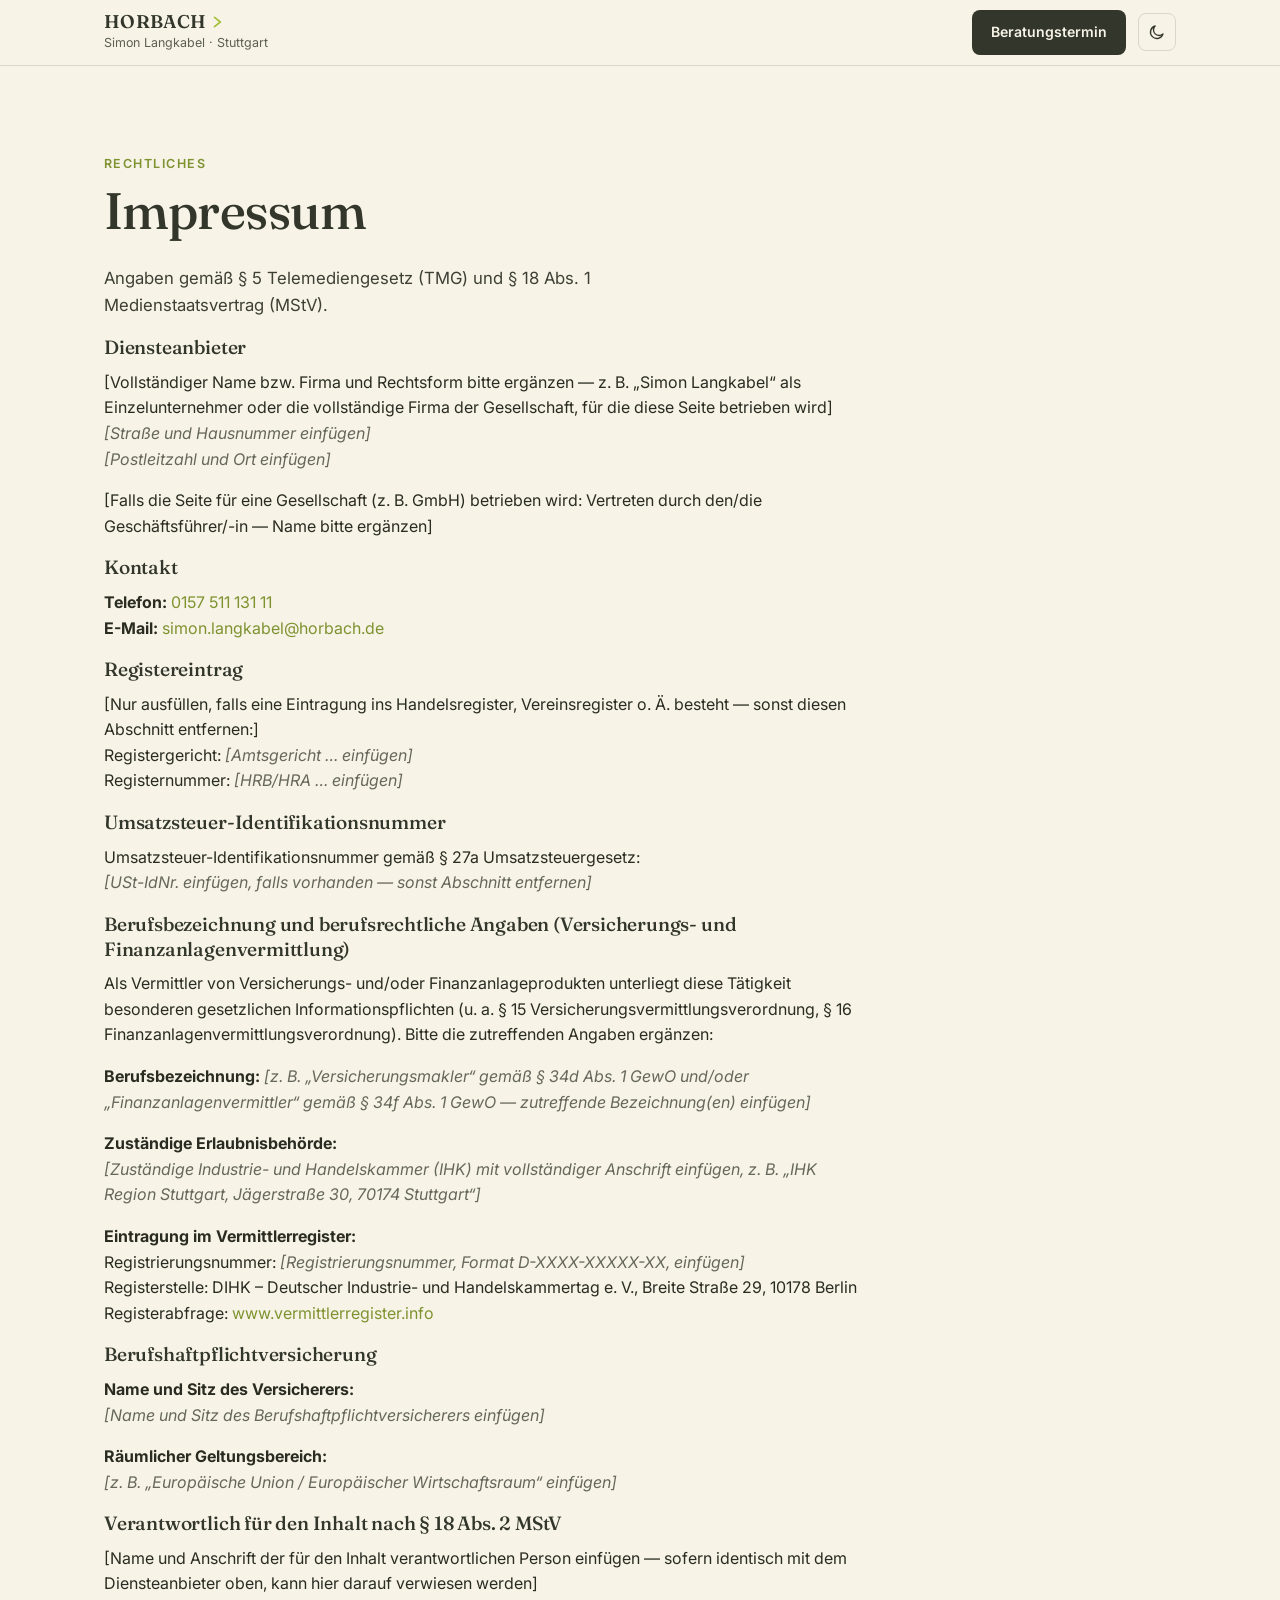
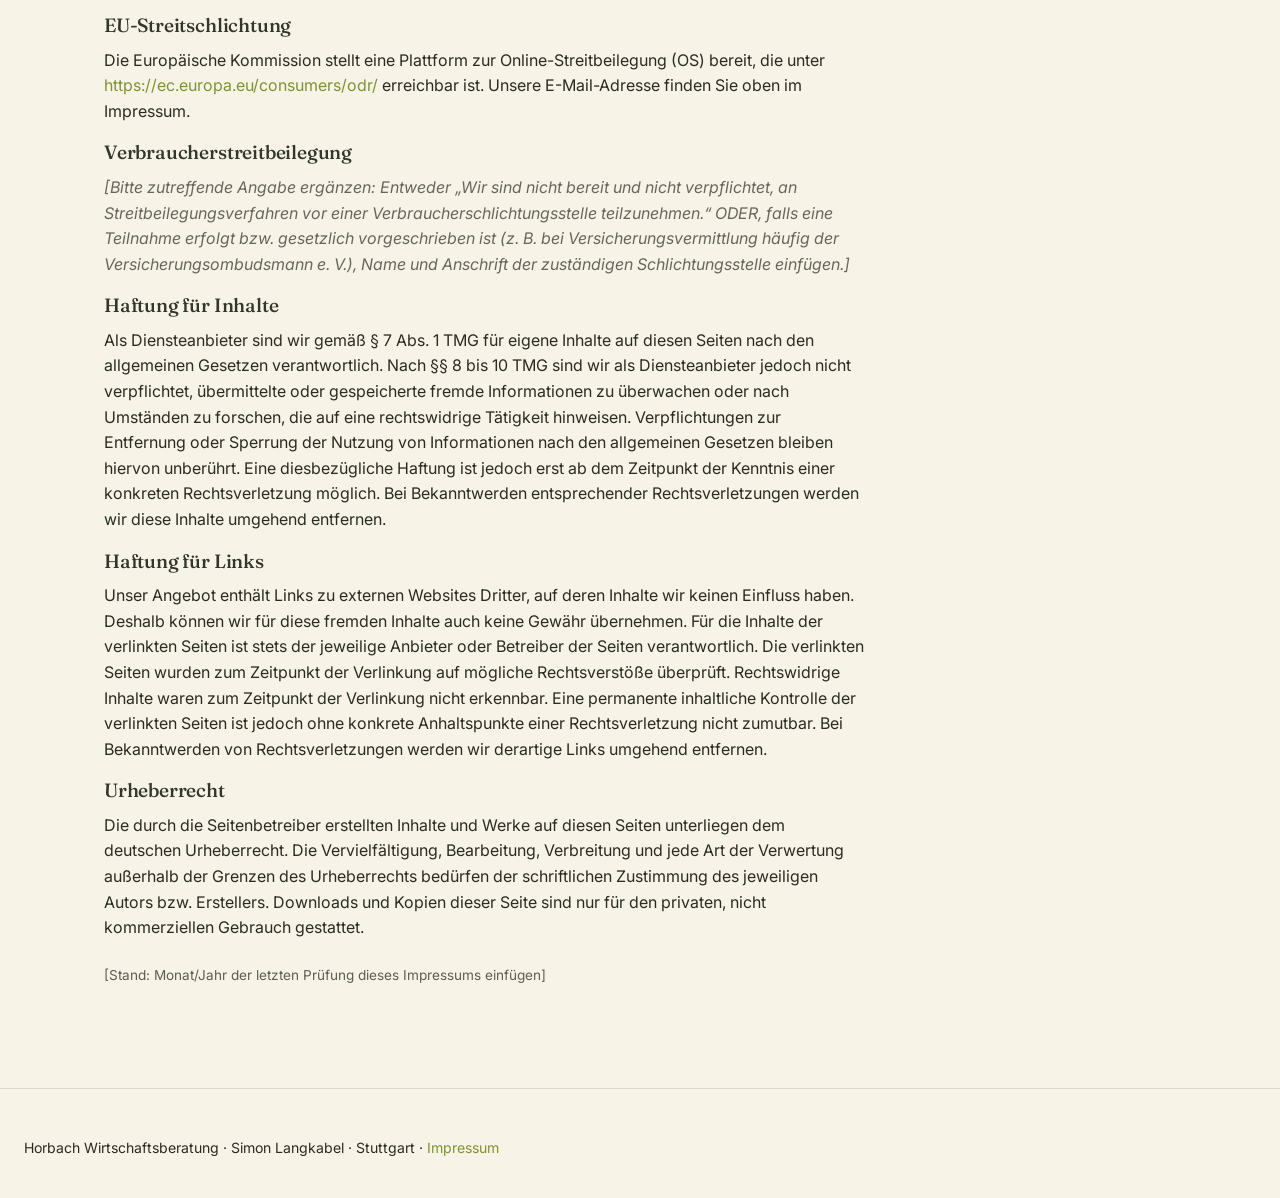
<file: impressum.html>
<!DOCTYPE html>
<html lang="de">
<head>
<meta charset="UTF-8">
<meta name="viewport" content="width=device-width, initial-scale=1.0">
<title>Impressum · Horbach Wirtschaftsberatung · Simon Langkabel</title>
<meta name="description" content="Impressum und Anbieterkennzeichnung gemäß § 5 TMG und § 18 MStV.">
<meta name="robots" content="noindex">

<!-- Farbschema vor dem ersten Rendern setzen, damit es nicht kurz aufblitzt -->
<script>
  (function () {
    try {
      var saved = localStorage.getItem('horbach-theme');
      if (saved === 'dark' || saved === 'light') {
        document.documentElement.setAttribute('data-theme', saved);
      } else if (window.matchMedia && window.matchMedia('(prefers-color-scheme: dark)').matches) {
        document.documentElement.setAttribute('data-theme', 'dark');
      }
    } catch (e) {}
  })();
</script>

<!-- Google Fonts: Fraunces (Überschriften) & Inter (Fließtext) -->
<link rel="preconnect" href="https://fonts.googleapis.com">
<link rel="preconnect" href="https://fonts.gstatic.com" crossorigin>
<link href="https://fonts.googleapis.com/css2?family=Fraunces:opsz,wght@9..144,500;9..144,600&family=Inter:wght@400;500;600;700&display=swap" rel="stylesheet">

<link rel="stylesheet" href="css/style.css">
</head>
<body>

<!-- ===================== HEADER / NAVIGATION ===================== -->
<header class="site-header" id="site-header">
  <div class="header-inner">
    <a class="brand" href="index.html" aria-label="Horbach Wirtschaftsberatung, Startseite">
      <span class="brand-badge">
        HORBACH
        <svg class="brand-chevron" width="14" height="14" viewBox="0 0 24 24" fill="none" aria-hidden="true">
          <path d="M6 4L16 12L6 20" stroke="currentColor" stroke-width="3" stroke-linecap="round" stroke-linejoin="round"/>
        </svg>
      </span>
      <span class="brand-sub">Simon Langkabel · Stuttgart</span>
    </a>

    <nav class="main-nav" id="main-nav" aria-label="Hauptnavigation">
      <a href="index.html#lebensphasen">Lebensphasen</a>
      <a href="index.html#kinderaltersvorsorge">Kinderaltersvorsorge</a>
      <a href="index.html#altersvorsorge">Altersvorsorge</a>
      <a href="index.html#berufsunfaehigkeit">Berufsunfähigkeit</a>
      <a href="index.html#krankenversicherung">Krankenversicherung</a>
      <a href="index.html#absicherung">Absicherung</a>
      <a href="index.html#kontakt">Kontakt</a>
    </nav>

    <div class="header-actions">
      <a class="btn btn-primary btn-small" href="index.html#kontakt">Beratungstermin</a>

      <button type="button" class="theme-toggle" id="theme-toggle" aria-label="Dunkles Farbschema aktivieren" aria-pressed="false">
        <svg class="icon-sun" width="18" height="18" viewBox="0 0 24 24" fill="none" aria-hidden="true">
          <circle cx="12" cy="12" r="4.5" stroke="currentColor" stroke-width="1.8"/>
          <path d="M12 3v2.2M12 18.8V21M4.2 12H3M21 12h-1.2M6 6l1.4 1.4M18 6l-1.4 1.4M6 18l1.4-1.4M18 18l-1.4-1.4" stroke="currentColor" stroke-width="1.8" stroke-linecap="round"/>
        </svg>
        <svg class="icon-moon" width="18" height="18" viewBox="0 0 24 24" fill="none" aria-hidden="true">
          <path d="M20 14.5A8.5 8.5 0 1 1 9.5 4a7 7 0 0 0 10.5 10.5z" stroke="currentColor" stroke-width="1.8" stroke-linejoin="round"/>
        </svg>
      </button>

      <button class="nav-toggle" id="nav-toggle" aria-expanded="false" aria-controls="main-nav" aria-label="Menü öffnen">
        <span></span><span></span><span></span>
      </button>
    </div>
  </div>
</header>

<main id="top">

  <!-- ===================== IMPRESSUM ===================== -->
  <!-- WICHTIGER PFLEGE-HINWEIS:
       Dieses Impressum enthält an mehreren Stellen Platzhalter in eckigen Klammern
       ("[... bitte ergänzen]"). Diese Angaben sind gesetzlich vorgeschrieben
       (§ 5 TMG, § 18 MStV, §§ 34d/34f GewO, InsVermV/FinVermV) und MÜSSEN vor
       Veröffentlichung der Seite mit den tatsächlichen, geprüften Daten ersetzt
       werden. Ein unvollständiges oder falsches Impressum kann wettbewerbsrechtlich
       abgemahnt werden — im Zweifel beim Steuerberater, der zuständigen IHK bzw.
       einem Rechtsanwalt gegenprüfen lassen. -->
  <section class="section" aria-labelledby="impressum-heading">
    <div class="section-inner">
      <p class="eyebrow">Rechtliches</p>
      <h1 id="impressum-heading">Impressum</h1>
      <p class="section-intro">
        Angaben gemäß § 5 Telemediengesetz (TMG) und § 18 Abs. 1 Medienstaatsvertrag (MStV).
      </p>

      <div class="text-block">
        <h3>Diensteanbieter</h3>
        <p>
          [Vollständiger Name bzw. Firma und Rechtsform bitte ergänzen — z.&nbsp;B.
          „Simon Langkabel“ als Einzelunternehmer oder die vollständige Firma der
          Gesellschaft, für die diese Seite betrieben wird]<br>
          <span class="placeholder">[Straße und Hausnummer einfügen]</span><br>
          <span class="placeholder">[Postleitzahl und Ort einfügen]</span>
        </p>
        <p>
          [Falls die Seite für eine Gesellschaft (z.&nbsp;B. GmbH) betrieben wird: Vertreten durch
          den/die Geschäftsführer/-in — Name bitte ergänzen]
        </p>
      </div>

      <div class="text-block">
        <h3>Kontakt</h3>
        <p>
          <strong>Telefon:</strong> <a href="tel:+4915751113111">0157 511 131 11</a><br>
          <strong>E-Mail:</strong> <a href="mailto:simon.langkabel@horbach.de">simon.langkabel@horbach.de</a>
        </p>
      </div>

      <div class="text-block">
        <h3>Registereintrag</h3>
        <p>
          [Nur ausfüllen, falls eine Eintragung ins Handelsregister, Vereinsregister o.&nbsp;Ä.
          besteht — sonst diesen Abschnitt entfernen:]<br>
          Registergericht: <span class="placeholder">[Amtsgericht … einfügen]</span><br>
          Registernummer: <span class="placeholder">[HRB/HRA … einfügen]</span>
        </p>
      </div>

      <div class="text-block">
        <h3>Umsatzsteuer-Identifikationsnummer</h3>
        <p>
          Umsatzsteuer-Identifikationsnummer gemäß § 27a Umsatzsteuergesetz:<br>
          <span class="placeholder">[USt-IdNr. einfügen, falls vorhanden — sonst Abschnitt entfernen]</span>
        </p>
      </div>

      <div class="text-block">
        <h3>Berufsbezeichnung und berufsrechtliche Angaben (Versicherungs- und Finanzanlagenvermittlung)</h3>
        <p>
          Als Vermittler von Versicherungs- und/oder Finanzanlageprodukten unterliegt diese
          Tätigkeit besonderen gesetzlichen Informationspflichten (u.&nbsp;a. § 15 Versicherungs­vermittlungs­verordnung,
          § 16 Finanzanlagenvermittlungsverordnung). Bitte die zutreffenden Angaben ergänzen:
        </p>
        <p>
          <strong>Berufsbezeichnung:</strong>
          <span class="placeholder">[z.&nbsp;B. „Versicherungsmakler“ gemäß § 34d Abs. 1 GewO und/oder
          „Finanzanlagenvermittler“ gemäß § 34f Abs. 1 GewO — zutreffende Bezeichnung(en) einfügen]</span>
        </p>
        <p>
          <strong>Zuständige Erlaubnisbehörde:</strong><br>
          <span class="placeholder">[Zuständige Industrie- und Handelskammer (IHK) mit vollständiger Anschrift einfügen,
          z.&nbsp;B. „IHK Region Stuttgart, Jägerstraße 30, 70174 Stuttgart“]</span>
        </p>
        <p>
          <strong>Eintragung im Vermittlerregister:</strong><br>
          Registrierungsnummer: <span class="placeholder">[Registrierungsnummer, Format D-XXXX-XXXXX-XX, einfügen]</span><br>
          Registerstelle: DIHK – Deutscher Industrie- und Handelskammertag e.&nbsp;V., Breite Straße 29, 10178 Berlin<br>
          Registerabfrage: <a href="https://www.vermittlerregister.info" target="_blank" rel="noopener noreferrer">www.vermittlerregister.info</a>
        </p>
      </div>

      <div class="text-block">
        <h3>Berufshaftpflichtversicherung</h3>
        <p>
          <strong>Name und Sitz des Versicherers:</strong><br>
          <span class="placeholder">[Name und Sitz des Berufshaftpflichtversicherers einfügen]</span>
        </p>
        <p>
          <strong>Räumlicher Geltungsbereich:</strong><br>
          <span class="placeholder">[z.&nbsp;B. „Europäische Union / Europäischer Wirtschaftsraum“ einfügen]</span>
        </p>
      </div>

      <div class="text-block">
        <h3>Verantwortlich für den Inhalt nach § 18 Abs. 2 MStV</h3>
        <p>
          [Name und Anschrift der für den Inhalt verantwortlichen Person einfügen — sofern
          identisch mit dem Diensteanbieter oben, kann hier darauf verwiesen werden]
        </p>
      </div>

      <div class="text-block">
        <h3>EU-Streitschlichtung</h3>
        <p>
          Die Europäische Kommission stellt eine Plattform zur Online-Streitbeilegung (OS) bereit,
          die unter
          <a href="https://ec.europa.eu/consumers/odr/" target="_blank" rel="noopener noreferrer">https://ec.europa.eu/consumers/odr/</a>
          erreichbar ist. Unsere E-Mail-Adresse finden Sie oben im Impressum.
        </p>
      </div>

      <div class="text-block">
        <h3>Verbraucherstreitbeilegung</h3>
        <p>
          <span class="placeholder">
            [Bitte zutreffende Angabe ergänzen: Entweder „Wir sind nicht bereit und nicht
            verpflichtet, an Streitbeilegungsverfahren vor einer Verbraucherschlichtungsstelle
            teilzunehmen.“ ODER, falls eine Teilnahme erfolgt bzw. gesetzlich vorgeschrieben ist
            (z.&nbsp;B. bei Versicherungsvermittlung häufig der Versicherungsombudsmann e.&nbsp;V.),
            Name und Anschrift der zuständigen Schlichtungsstelle einfügen.]
          </span>
        </p>
      </div>

      <div class="text-block">
        <h3>Haftung für Inhalte</h3>
        <p>
          Als Diensteanbieter sind wir gemäß § 7 Abs. 1 TMG für eigene Inhalte auf diesen Seiten
          nach den allgemeinen Gesetzen verantwortlich. Nach §§ 8 bis 10 TMG sind wir als
          Diensteanbieter jedoch nicht verpflichtet, übermittelte oder gespeicherte fremde
          Informationen zu überwachen oder nach Umständen zu forschen, die auf eine rechtswidrige
          Tätigkeit hinweisen. Verpflichtungen zur Entfernung oder Sperrung der Nutzung von
          Informationen nach den allgemeinen Gesetzen bleiben hiervon unberührt. Eine
          diesbezügliche Haftung ist jedoch erst ab dem Zeitpunkt der Kenntnis einer konkreten
          Rechtsverletzung möglich. Bei Bekanntwerden entsprechender Rechtsverletzungen werden
          wir diese Inhalte umgehend entfernen.
        </p>
      </div>

      <div class="text-block">
        <h3>Haftung für Links</h3>
        <p>
          Unser Angebot enthält Links zu externen Websites Dritter, auf deren Inhalte wir keinen
          Einfluss haben. Deshalb können wir für diese fremden Inhalte auch keine Gewähr
          übernehmen. Für die Inhalte der verlinkten Seiten ist stets der jeweilige Anbieter oder
          Betreiber der Seiten verantwortlich. Die verlinkten Seiten wurden zum Zeitpunkt der
          Verlinkung auf mögliche Rechtsverstöße überprüft. Rechtswidrige Inhalte waren zum
          Zeitpunkt der Verlinkung nicht erkennbar. Eine permanente inhaltliche Kontrolle der
          verlinkten Seiten ist jedoch ohne konkrete Anhaltspunkte einer Rechtsverletzung nicht
          zumutbar. Bei Bekanntwerden von Rechtsverletzungen werden wir derartige Links umgehend
          entfernen.
        </p>
      </div>

      <div class="text-block">
        <h3>Urheberrecht</h3>
        <p>
          Die durch die Seitenbetreiber erstellten Inhalte und Werke auf diesen Seiten unterliegen
          dem deutschen Urheberrecht. Die Vervielfältigung, Bearbeitung, Verbreitung und jede Art
          der Verwertung außerhalb der Grenzen des Urheberrechts bedürfen der schriftlichen
          Zustimmung des jeweiligen Autors bzw. Erstellers. Downloads und Kopien dieser Seite sind
          nur für den privaten, nicht kommerziellen Gebrauch gestattet.
        </p>
      </div>

      <p class="disclaimer">
        [Stand: Monat/Jahr der letzten Prüfung dieses Impressums einfügen]
      </p>
    </div>
  </section>

</main>

<!-- ===================== FOOTER ===================== -->
<footer class="site-footer">
  <p>Horbach Wirtschaftsberatung · Simon Langkabel · Stuttgart · <a href="impressum.html">Impressum</a></p>
</footer>

<script src="js/script.js"></script>
</body>
</html>
</file>
<file: css/style.css>
/* ==========================================================================
   Horbach Wirtschaftsberatung · Simon Langkabel
   Design-System abgeleitet vom Flyer "Kinderaltersvorsorge"
   ========================================================================== */

:root {
  /* Farben (aus Flyer) */
  --color-cream: #F7F3E7;
  --color-cream-2: #F1ECDC;
  --color-ink: #32362B;
  --color-olive-light: #A6C13B;
  --color-olive-dark: #7E9330;
  --color-card: #E4E8C4;
  --color-text: #2A2C22;
  --color-border: rgba(42, 44, 34, 0.14);

  /* Rollen, die im Dark Mode umgedreht werden müssen (z. B. Button-Fläche
     statt Button-Rand) — im Hellmodus identisch mit den Werten oben */
  --color-chip-bg: #32362B;
  --color-chip-text: #F7F3E7;
  --color-header-bg: rgba(247, 243, 231, 0.82);
  --color-hover-tint: rgba(42, 44, 34, 0.06);

  /* Typografie */
  --font-heading: "Fraunces", "Iowan Old Style", Georgia, serif;
  --font-body: "Inter", -apple-system, "Segoe UI", Roboto, Helvetica, Arial, sans-serif;
  --font-mono: "JetBrains Mono", ui-monospace, "SF Mono", Consolas, monospace;

  /* Radien / Abstände */
  --radius-card: 12px;
  --radius-small: 8px;
  --max-width: 1120px;

  color-scheme: light;
}

/* ==========================================================================
   DARK MODE — per Toggle-Button gesetzt, in localStorage gemerkt
   ========================================================================== */
:root[data-theme="dark"] {
  --color-cream: #1C1F16;
  --color-cream-2: #242819;
  --color-ink: #F1ECDC;
  --color-olive-light: #B9D157;
  --color-olive-dark: #9BB84A;
  --color-card: #2C321F;
  --color-text: #E7E3D3;
  --color-border: rgba(241, 236, 220, 0.16);

  --color-chip-bg: #B9D157;
  --color-chip-text: #1C1F16;
  --color-header-bg: rgba(28, 31, 22, 0.82);
  --color-hover-tint: rgba(241, 236, 220, 0.08);

  color-scheme: dark;
}

/* ---------- Reset & Grundlagen ---------- */
* { box-sizing: border-box; }
html { scroll-behavior: smooth; }

body {
  margin: 0;
  background: var(--color-cream);
  color: var(--color-text);
  font-family: var(--font-body);
  font-size: 16px;
  line-height: 1.6;
  -webkit-font-smoothing: antialiased;
}

img, svg { display: block; max-width: 100%; }

h1, h2, h3 {
  font-family: var(--font-heading);
  font-weight: 500;
  letter-spacing: -0.01em;
  color: var(--color-ink);
  margin: 0 0 0.5em;
}

h1 { font-size: clamp(2.2rem, 4vw, 3.2rem); line-height: 1.1; }
h2 { font-size: clamp(1.7rem, 2.6vw, 2.3rem); line-height: 1.2; }
h3 { font-size: 1.2rem; line-height: 1.3; }

p { margin: 0 0 1em; }

a { color: var(--color-olive-dark); text-decoration: none; }
a:hover { text-decoration: underline; }

/* Sichtbarer Fokus-Zustand für Barrierefreiheit */
a:focus-visible,
button:focus-visible,
input:focus-visible,
textarea:focus-visible {
  outline: 3px solid var(--color-olive-dark);
  outline-offset: 2px;
  border-radius: 4px;
}

.section-inner {
  max-width: var(--max-width);
  margin: 0 auto;
  padding: 0 24px;
}

.section {
  padding: 88px 0;
}

.section-alt {
  background: var(--color-cream-2);
}

.eyebrow {
  display: flex;
  align-items: center;
  gap: 10px;
  font-size: 0.78rem;
  font-weight: 600;
  letter-spacing: 0.12em;
  text-transform: uppercase;
  color: var(--color-olive-dark);
  margin: 0 0 0.75em;
}

.section-index {
  font-family: var(--font-mono);
  font-size: 0.72rem;
  font-weight: 600;
  letter-spacing: 0;
  text-transform: none;
  color: var(--color-text);
  opacity: 0.45;
  border: 1px solid var(--color-border);
  border-radius: 4px;
  padding: 1px 6px;
}

.section-intro {
  max-width: 640px;
  font-size: 1.05rem;
  color: var(--color-text);
  opacity: 0.9;
}

/* ---------- Buttons ---------- */
.btn {
  display: inline-block;
  padding: 14px 26px;
  border-radius: var(--radius-small);
  font-weight: 600;
  font-size: 0.95rem;
  border: 1px solid transparent;
  cursor: pointer;
  transition: transform 0.15s ease, background-color 0.15s ease;
}
.btn:hover { text-decoration: none; }
.btn:active { transform: translateY(1px); }

.btn-primary {
  background: var(--color-chip-bg);
  color: var(--color-chip-text);
}
.btn-primary:hover { filter: brightness(0.92); }

.btn-ghost {
  background: transparent;
  color: var(--color-ink);
  border-color: var(--color-border);
}
.btn-ghost:hover { background: var(--color-hover-tint); }

.btn-small { padding: 10px 18px; font-size: 0.88rem; }

/* ==========================================================================
   HEADER
   ========================================================================== */
.site-header {
  position: sticky;
  top: 0;
  z-index: 100;
  background: var(--color-header-bg);
  backdrop-filter: blur(10px);
  -webkit-backdrop-filter: blur(10px);
  border-bottom: 1px solid var(--color-border);
}

.header-inner {
  max-width: var(--max-width);
  margin: 0 auto;
  padding: 10px 24px;
  display: flex;
  align-items: center;
  justify-content: space-between;
  gap: 24px;
}

.brand {
  display: flex;
  flex-direction: column;
  align-items: flex-start;
  gap: 1px;
  flex-shrink: 0;
}

.brand-badge {
  display: inline-flex;
  align-items: center;
  gap: 4px;
  font-family: var(--font-heading);
  font-weight: 600;
  font-size: 1.15rem;
  letter-spacing: 0.02em;
  color: var(--color-ink);
  line-height: 1.1;
}
.brand-chevron { color: var(--color-olive-light); }

.brand-sub {
  font-size: 0.78rem;
  color: var(--color-text);
  opacity: 0.75;
  white-space: nowrap;
}

/* Desktop: direkt sichtbare Links */
.primary-links {
  display: flex;
  gap: 24px;
}
.primary-links a,
.dropdown-menu a,
.main-nav a {
  color: var(--color-ink);
  font-weight: 500;
  font-size: 0.92rem;
}
.primary-links a:hover,
.dropdown-menu a:hover,
.main-nav a:hover { color: var(--color-olive-dark); }

.header-actions {
  display: flex;
  align-items: center;
  gap: 12px;
}

/* Desktop: Themen-Dropdown links vom Beratungstermin-Button */
.nav-dropdown { position: relative; }

.dropdown-toggle {
  display: flex;
  flex-direction: column;
  justify-content: center;
  gap: 5px;
  width: 38px;
  height: 38px;
  background: none;
  border: 1px solid var(--color-border);
  border-radius: var(--radius-small);
  cursor: pointer;
}
.dropdown-toggle span {
  display: block;
  width: 18px;
  height: 2px;
  margin: 0 auto;
  background: var(--color-ink);
}
.dropdown-toggle[aria-expanded="true"] {
  background: var(--color-cream-2);
  border-color: var(--color-olive-dark);
}

.dropdown-menu {
  position: absolute;
  top: calc(100% + 10px);
  right: 0;
  flex-direction: column;
  gap: 2px;
  min-width: 220px;
  background: var(--color-cream);
  border: 1px solid var(--color-border);
  border-radius: var(--radius-card);
  padding: 10px;
  box-shadow: 0 8px 24px rgba(42, 44, 34, 0.08);
}
.dropdown-menu:not([hidden]) { display: flex; }
.dropdown-menu a {
  padding: 9px 12px;
  border-radius: 8px;
}
.dropdown-menu a:hover {
  background: var(--color-cream-2);
  color: var(--color-olive-dark);
}

.theme-toggle {
  position: relative;
  display: flex;
  align-items: center;
  justify-content: center;
  width: 38px;
  height: 38px;
  background: none;
  border: 1px solid var(--color-border);
  border-radius: var(--radius-small);
  color: var(--color-ink);
  cursor: pointer;
}
.theme-toggle:hover { background: var(--color-hover-tint); }
.theme-toggle .icon-moon { display: block; }
.theme-toggle .icon-sun { display: none; }
:root[data-theme="dark"] .theme-toggle .icon-moon { display: none; }
:root[data-theme="dark"] .theme-toggle .icon-sun { display: block; }

/* Mobil: ein Hamburger-Menü mit allen Links */
.main-nav {
  display: none;
  gap: 28px;
  flex-wrap: wrap;
}

.nav-toggle {
  display: none;
  flex-direction: column;
  justify-content: center;
  gap: 5px;
  width: 38px;
  height: 38px;
  background: none;
  border: 1px solid var(--color-border);
  border-radius: var(--radius-small);
}
.nav-toggle span {
  display: block;
  width: 18px;
  height: 2px;
  margin: 0 auto;
  background: var(--color-ink);
}

/* ==========================================================================
   HERO
   ========================================================================== */
.hero {
  padding: 72px 0 40px;
}
.hero-inner {
  display: grid;
  grid-template-columns: 1.1fr 0.9fr;
  gap: 56px;
  align-items: center;
}
.leitsatz {
  font-family: var(--font-heading);
  font-size: 1.2rem;
  font-style: italic;
  color: var(--color-olive-dark);
  max-width: 520px;
  margin-bottom: 28px;
  padding-bottom: 24px;
  border-bottom: 1px solid var(--color-border);
}
.leitsatz p { margin: 0 0 0.3em; line-height: 1.3; }
.leitsatz cite {
  display: block;
  font-family: var(--font-body);
  font-style: normal;
  font-size: 0.8rem;
  font-weight: 600;
  letter-spacing: 0.04em;
  color: var(--color-text);
  opacity: 0.7;
}

.hero-sub {
  font-size: 1.1rem;
  max-width: 520px;
  opacity: 0.9;
}
.hero-ctas {
  display: flex;
  gap: 16px;
  flex-wrap: wrap;
  margin-top: 8px;
}
.hero-art {
  border-radius: var(--radius-card);
  overflow: hidden;
}

.section-illustration {
  border-radius: var(--radius-card);
  background: var(--color-card);
  padding: 20px 28px;
  margin: 28px 0;
}
.section-illustration svg {
  display: block;
  width: 100%;
  height: auto;
  max-height: 150px;
}

/* ==========================================================================
   CARDS — allgemein
   ========================================================================== */
.phase-grid, .stat-grid, .trust-grid, .benefit-grid, .flex-grid, .insurance-grid {
  display: grid;
  gap: 20px;
  margin: 40px 0;
}
.phase-grid { grid-template-columns: repeat(4, 1fr); }
.stat-grid { grid-template-columns: repeat(3, 1fr); }
.trust-grid { grid-template-columns: repeat(3, 1fr); }
.benefit-grid { grid-template-columns: repeat(2, 1fr); }
.flex-grid { grid-template-columns: repeat(2, 1fr); }
.insurance-grid { grid-template-columns: repeat(3, 1fr); }

.phase-card, .trust-card, .benefit-card, .flex-card {
  background: var(--color-cream);
  border: 1px solid var(--color-border);
  border-radius: var(--radius-card);
  padding: 26px;
  transition: transform 0.2s ease, box-shadow 0.2s ease, border-color 0.2s ease;
}
.phase-card:hover, .trust-card:hover, .benefit-card:hover, .flex-card:hover {
  transform: translateY(-3px);
  border-color: var(--color-olive-dark);
  box-shadow: 0 10px 24px rgba(42, 44, 34, 0.06);
}
.section-alt .phase-card,
.section-alt .trust-card,
.section-alt .benefit-card,
.section-alt .flex-card {
  background: var(--color-cream-2);
}

@media (prefers-reduced-motion: reduce) {
  .phase-card, .trust-card, .benefit-card, .flex-card { transition: none; }
  .phase-card:hover, .trust-card:hover, .benefit-card:hover, .flex-card:hover { transform: none; }
}

.phase-icon {
  width: 48px;
  height: 48px;
  border-radius: 50%;
  background: var(--color-card);
  display: flex;
  align-items: center;
  justify-content: center;
  margin-bottom: 16px;
}
.phase-sub {
  font-size: 0.85rem;
  color: var(--color-olive-dark);
  font-weight: 600;
  margin-top: -0.4em;
}

.stat-card {
  background: var(--color-card);
  border: 1px solid var(--color-border);
  border-radius: var(--radius-card);
  padding: 30px 24px;
  text-align: center;
}
.stat-number {
  font-family: var(--font-mono);
  font-variant-numeric: tabular-nums;
  font-size: 2.1rem;
  font-weight: 700;
  letter-spacing: -0.02em;
  color: var(--color-ink);
  margin: 0 0 0.3em;
}
.stat-label {
  margin: 0;
  font-weight: 500;
}

.quote-card {
  background: var(--color-chip-bg);
  color: var(--color-chip-text);
  border-radius: var(--radius-card);
  padding: 34px 40px;
  margin: 20px 0 0;
  font-family: var(--font-heading);
  font-size: 1.3rem;
  line-height: 1.4;
}
.quote-card p { margin: 0; }
.quote-card cite {
  display: block;
  margin-top: 12px;
  font-family: var(--font-body);
  font-size: 0.9rem;
  font-style: normal;
  color: var(--color-chip-text);
  opacity: 0.65;
}

.text-block {
  max-width: 760px;
  margin: 12px 0 8px;
}

/* ==========================================================================
   ZINSESZINS-RECHNER
   ========================================================================== */
.calculator {
  display: grid;
  grid-template-columns: 1fr 1fr;
  gap: 40px;
  background: var(--color-cream);
  border: 1px solid var(--color-border);
  border-radius: var(--radius-card);
  padding: 36px;
  margin-top: 32px;
}

.calculator-mode-toggle {
  grid-column: 1 / -1;
  display: inline-flex;
  flex-wrap: wrap;
  gap: 4px;
  padding: 4px;
  background: var(--color-cream-2);
  border: 1px solid var(--color-border);
  border-radius: var(--radius-small);
  width: fit-content;
  max-width: 100%;
}

.mode-btn {
  border: none;
  background: transparent;
  padding: 9px 18px;
  border-radius: 7px;
  font-family: var(--font-body);
  font-weight: 600;
  font-size: 0.88rem;
  color: var(--color-text);
  cursor: pointer;
}
.mode-btn.is-active {
  background: var(--color-chip-bg);
  color: var(--color-chip-text);
}

.calculator-controls {
  display: flex;
  flex-direction: column;
  gap: 26px;
}

.control label {
  display: block;
  font-weight: 600;
  margin-bottom: 8px;
  font-size: 0.95rem;
}

.control input[type="range"] {
  width: 100%;
  accent-color: var(--color-olive-dark);
  height: 6px;
}

.control output {
  display: inline-block;
  margin-top: 6px;
  font-family: var(--font-mono);
  font-variant-numeric: tabular-nums;
  font-weight: 600;
  font-size: 0.95rem;
  color: var(--color-olive-dark);
}

.calculator-result {
  display: flex;
  flex-direction: column;
  gap: 24px;
}

.chart-wrap {
  background: var(--color-cream-2);
  border-radius: var(--radius-small);
  padding: 20px;
}

.chart {
  display: flex;
  align-items: flex-end;
  gap: 28px;
  height: 160px;
}

.chart-bar {
  flex: 1;
  height: 100%;
  display: flex;
  align-items: flex-end;
  background: var(--color-hover-tint);
  border-radius: 8px 8px 0 0;
  overflow: hidden;
}

.chart-bar-fill {
  width: 100%;
  border-radius: 8px 8px 0 0;
  transition: height 0.25s ease;
}

.chart-bar-einzahlung { background: var(--color-olive-light); }
.chart-bar-zuwachs { background: var(--color-olive-dark); }

.chart-labels {
  display: flex;
  justify-content: space-around;
  margin-top: 14px;
  font-size: 0.82rem;
  gap: 12px;
}

.legend-dot {
  display: inline-block;
  width: 10px;
  height: 10px;
  border-radius: 50%;
  margin-right: 6px;
}
.legend-dot-a { background: var(--color-olive-light); }
.legend-dot-b { background: var(--color-olive-dark); }

.result-numbers {
  display: flex;
  flex-direction: column;
  gap: 10px;
}

.result-line {
  display: flex;
  justify-content: space-between;
  align-items: baseline;
  padding: 10px 0;
  border-bottom: 1px solid var(--color-border);
  font-size: 0.95rem;
}
.result-line strong {
  font-family: var(--font-mono);
  font-variant-numeric: tabular-nums;
  font-weight: 600;
}
.result-line-total {
  border-bottom: none;
  padding-top: 14px;
  font-size: 1.1rem;
}
.result-line-total strong {
  font-size: 1.5rem;
  color: var(--color-ink);
}

.disclaimer {
  margin-top: 24px;
  font-size: 0.85rem;
  opacity: 0.75;
  max-width: 760px;
}

.cross-link {
  font-size: 1rem;
  margin-top: 8px;
}

/* ==========================================================================
   KONTAKT
   ========================================================================== */
.info-box {
  background: var(--color-card);
  border: 1px solid var(--color-border);
  border-radius: var(--radius-small);
  padding: 18px 22px;
  max-width: 760px;
  font-size: 0.95rem;
}

.contact-grid {
  display: grid;
  grid-template-columns: 0.8fr 1.2fr;
  gap: 32px;
  margin-top: 32px;
}

.contact-card {
  background: var(--color-cream);
  border: 1px solid var(--color-border);
  border-radius: var(--radius-card);
  padding: 30px;
  align-self: start;
}
.contact-role { color: var(--color-olive-dark); font-weight: 600; }
.contact-card hr { border: none; border-top: 1px solid var(--color-border); margin: 18px 0; }
.placeholder { font-style: italic; opacity: 0.7; }

.contact-form {
  background: var(--color-cream);
  border: 1px solid var(--color-border);
  border-radius: var(--radius-card);
  padding: 30px;
  display: flex;
  flex-direction: column;
  gap: 18px;
}

.form-row {
  display: grid;
  grid-template-columns: 1fr 1fr;
  gap: 18px;
}

.form-field { display: flex; flex-direction: column; gap: 6px; }
.form-field label { font-weight: 600; font-size: 0.9rem; }

.form-field input[type="text"],
.form-field input[type="email"],
.form-field input[type="tel"],
.form-field textarea {
  font-family: var(--font-body);
  font-size: 0.95rem;
  padding: 11px 14px;
  border: 1px solid var(--color-border);
  border-radius: var(--radius-small);
  background: var(--color-cream-2);
  color: var(--color-text);
}

.form-checkbox {
  flex-direction: row;
  align-items: flex-start;
  gap: 10px;
}
.form-checkbox input { margin-top: 4px; }
.form-checkbox label { font-weight: 400; font-size: 0.88rem; }

.form-error {
  color: #8a2b1f;
  font-size: 0.88rem;
  margin: 0;
}
.form-success {
  color: var(--color-olive-dark);
  font-weight: 600;
  font-size: 0.92rem;
  margin: 0;
}

/* ==========================================================================
   FOOTER
   ========================================================================== */
.site-footer {
  padding: 48px 24px 24px;
  font-size: 0.88rem;
  color: var(--color-text);
  border-top: 1px solid var(--color-border);
}

.footer-inner {
  max-width: var(--max-width);
  margin: 0 auto;
  display: grid;
  grid-template-columns: 1.4fr 1fr 1fr;
  gap: 32px;
  padding-bottom: 32px;
}

.footer-brand .brand-badge {
  display: inline-flex;
  align-items: center;
  gap: 4px;
  font-family: var(--font-heading);
  font-weight: 600;
  font-size: 1.05rem;
  color: var(--color-ink);
  margin-bottom: 10px;
}
.footer-brand .brand-chevron { color: var(--color-olive-light); }
.footer-brand p { margin: 0; opacity: 0.75; max-width: 320px; }

.footer-col-title {
  font-size: 0.72rem;
  font-weight: 600;
  letter-spacing: 0.1em;
  text-transform: uppercase;
  color: var(--color-olive-dark);
  margin: 0 0 12px;
}
.footer-col {
  display: flex;
  flex-direction: column;
  gap: 8px;
}
.footer-col a, .footer-col span {
  color: var(--color-text);
  opacity: 0.85;
}
.footer-col a:hover { color: var(--color-olive-dark); opacity: 1; }

.footer-bottom {
  max-width: var(--max-width);
  margin: 0 auto;
  padding-top: 20px;
  border-top: 1px solid var(--color-border);
  display: flex;
  justify-content: space-between;
  flex-wrap: wrap;
  gap: 8px;
  font-size: 0.8rem;
  opacity: 0.65;
}
.footer-bottom p { margin: 0; }

/* ==========================================================================
   FADE-IN BEIM LADEN / SCROLLEN (einziger dezenter Effekt)
   ========================================================================== */
.fade-in {
  opacity: 0;
  transform: translateY(10px);
  transition: opacity 0.6s ease, transform 0.6s ease;
}
.fade-in.is-visible {
  opacity: 1;
  transform: translateY(0);
}

@media (prefers-reduced-motion: reduce) {
  .fade-in { opacity: 1; transform: none; transition: none; }
  html { scroll-behavior: auto; }
}

/* ==========================================================================
   FAQ-AKKORDEON
   ========================================================================== */
.faq-list {
  display: flex;
  flex-direction: column;
  margin-top: 32px;
  border-top: 1px solid var(--color-border);
}

.faq-item { border-bottom: 1px solid var(--color-border); }

.faq-question {
  display: flex;
  align-items: center;
  justify-content: space-between;
  gap: 16px;
  width: 100%;
  padding: 20px 4px;
  background: none;
  border: none;
  text-align: left;
  font-family: var(--font-body);
  font-weight: 600;
  font-size: 1rem;
  color: var(--color-ink);
  cursor: pointer;
}

.faq-icon {
  position: relative;
  flex-shrink: 0;
  width: 16px;
  height: 16px;
}
.faq-icon::before, .faq-icon::after {
  content: "";
  position: absolute;
  top: 50%; left: 50%;
  background: var(--color-olive-dark);
  transform: translate(-50%, -50%);
}
.faq-icon::before { width: 16px; height: 2px; }
.faq-icon::after {
  width: 2px; height: 16px;
  transition: transform 0.2s ease;
}
.faq-question[aria-expanded="true"] .faq-icon::after { transform: translate(-50%, -50%) rotate(90deg); opacity: 0; }

.faq-answer { padding: 0 4px 20px; max-width: 760px; }
.faq-answer p { margin: 0; opacity: 0.9; }

/* ==========================================================================
   FINANZ-CHECK-QUIZ
   ========================================================================== */
.quiz {
  max-width: 720px;
  margin-top: 32px;
  background: var(--color-cream-2);
  border: 1px solid var(--color-border);
  border-radius: var(--radius-card);
  padding: 32px;
}
.section-alt .quiz { background: var(--color-cream); }

.quiz-progress {
  height: 4px;
  background: var(--color-border);
  border-radius: 2px;
  margin-bottom: 28px;
  overflow: hidden;
}
.quiz-progress-bar {
  height: 100%;
  width: 25%;
  background: var(--color-olive-dark);
  border-radius: 2px;
  transition: width 0.3s ease;
}

.quiz-question {
  margin: 0 0 20px;
  font-size: 1.15rem;
}

.quiz-options {
  display: flex;
  flex-direction: column;
  gap: 10px;
}

.quiz-option {
  text-align: left;
  padding: 14px 18px;
  background: var(--color-cream);
  border: 1px solid var(--color-border);
  border-radius: var(--radius-small);
  font-family: var(--font-body);
  font-size: 0.95rem;
  color: var(--color-text);
  cursor: pointer;
  transition: border-color 0.15s ease, background 0.15s ease;
}
.section-alt .quiz .quiz-option { background: var(--color-cream-2); }
.quiz-option:hover {
  border-color: var(--color-olive-dark);
  background: var(--color-card);
}

.quiz-result h3 { margin: 0 0 20px; }

.quiz-result-cards {
  display: grid;
  grid-template-columns: repeat(2, 1fr);
  gap: 16px;
  margin-bottom: 24px;
}
.quiz-result-card {
  display: block;
  background: var(--color-card);
  border: 1px solid var(--color-border);
  border-radius: var(--radius-small);
  padding: 18px 20px;
  text-decoration: none;
}
.quiz-result-card h4 {
  margin: 0 0 6px;
  font-family: var(--font-body);
  font-weight: 600;
  font-size: 0.98rem;
  color: var(--color-ink);
}
.quiz-result-card p { margin: 0; font-size: 0.88rem; opacity: 0.8; color: var(--color-text); }

.quiz-result-ctas {
  display: flex;
  gap: 14px;
  flex-wrap: wrap;
}

/* ==========================================================================
   RESPONSIVE — Breakpoint 860px
   ========================================================================== */
@media (max-width: 860px) {
  .footer-inner { grid-template-columns: 1fr; gap: 28px; }
  .quiz-result-cards { grid-template-columns: 1fr; }
  .quiz { padding: 22px; }

  .main-nav {
    position: absolute;
    top: 100%;
    left: 0;
    right: 0;
    background: var(--color-cream);
    border-bottom: 1px solid var(--color-border);
    flex-direction: column;
    gap: 0;
    padding: 8px 0;
    display: none;
  }
  .main-nav.is-open { display: flex; }
  .main-nav a {
    padding: 12px 24px;
  }
  .nav-toggle { display: flex; }
  .primary-links { display: none; }
  .nav-dropdown { display: none; }

  .hero-inner { grid-template-columns: 1fr; }
  .hero-art { order: -1; max-width: 320px; margin: 0 auto; }

  .phase-grid { grid-template-columns: 1fr 1fr; }
  .stat-grid { grid-template-columns: 1fr; }
  .trust-grid { grid-template-columns: 1fr; }
  .benefit-grid { grid-template-columns: 1fr; }
  .flex-grid { grid-template-columns: 1fr; }
  .insurance-grid { grid-template-columns: 1fr; }

  .calculator { grid-template-columns: 1fr; padding: 24px; }
  .contact-grid { grid-template-columns: 1fr; }
  .form-row { grid-template-columns: 1fr; }

  .section { padding: 56px 0; }
}

@media (max-width: 560px) {
  .phase-grid { grid-template-columns: 1fr; }
  .header-actions .btn-small { padding: 9px 14px; font-size: 0.82rem; }
}
</file>
